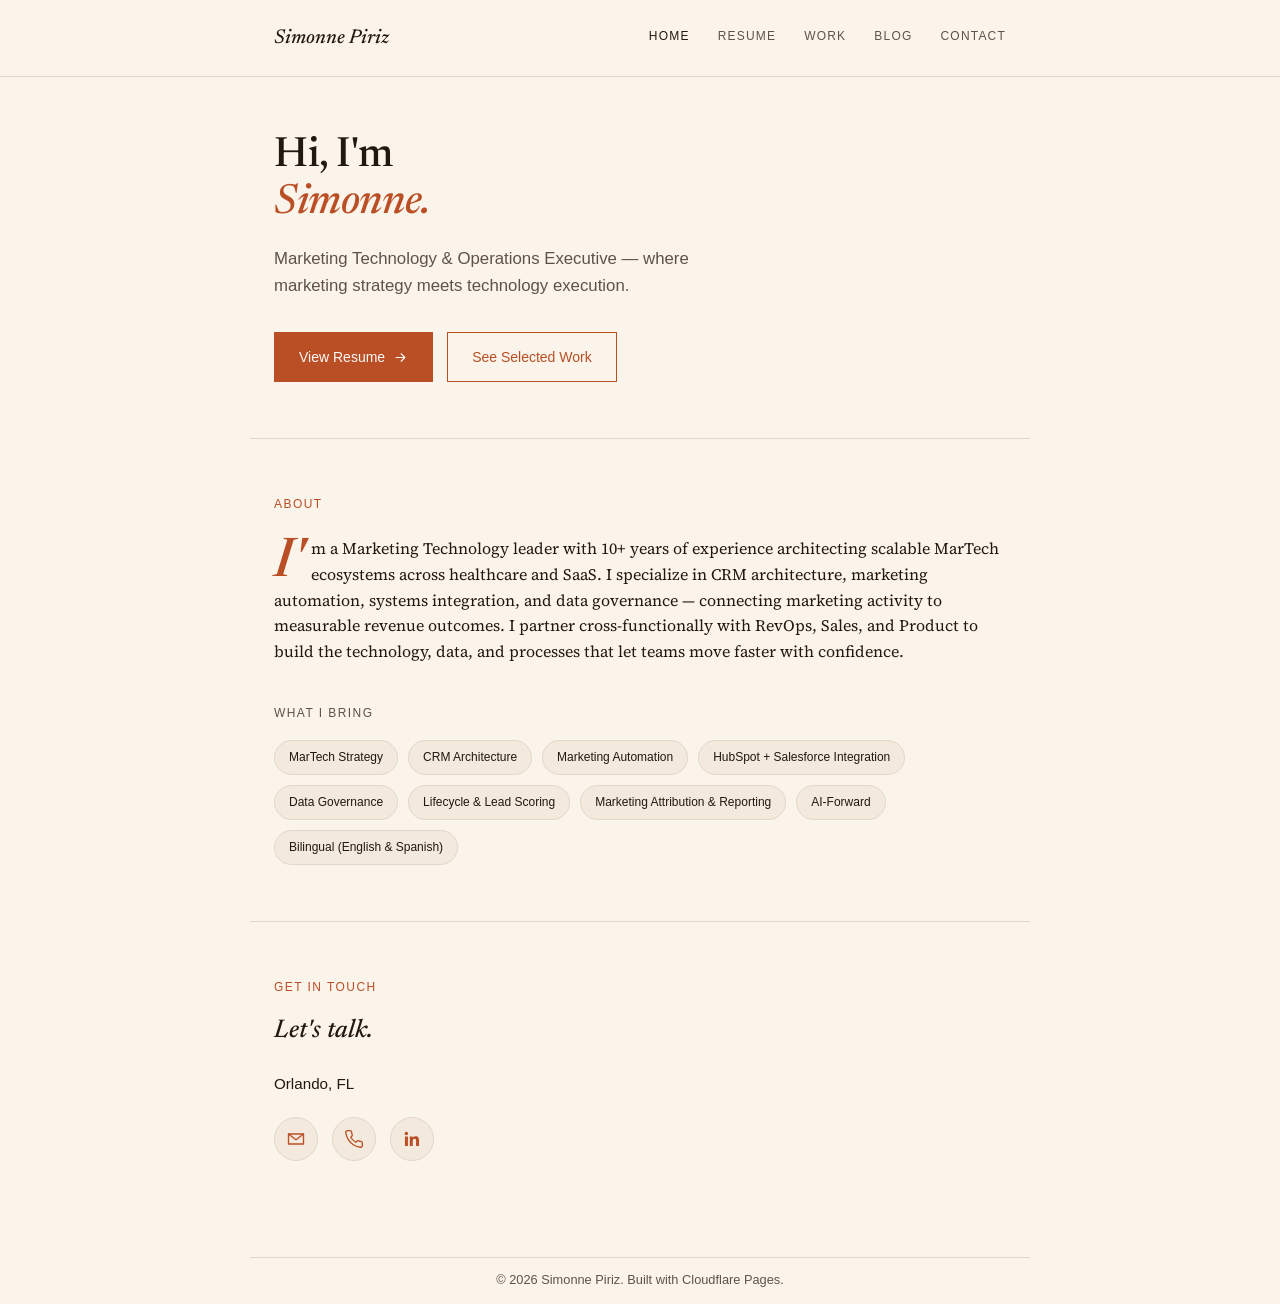
<file: index.html>
<!DOCTYPE html>
<html lang="en">
<head>
<meta charset="UTF-8">
<meta name="viewport" content="width=device-width, initial-scale=1.0">
<title>Simonne Piriz — Marketing Technology & Operations Executive</title>
<link rel="stylesheet" href="https://fonts.googleapis.com/css2?family=Newsreader:ital,wght@0,400;0,500;0,600;1,400;1,500&family=Source+Serif+4:opsz,wght@8..60,400;8..60,600&display=swap">
<link rel="stylesheet" href="styles.css">
</head>
<body>
<header class="site-header">
  <div class="wrap">
    <a class="logo" href="index.html">Simonne Piriz</a>
    <nav>
      <a href="index.html" class="current">Home</a>
      <a href="resume.html">Resume</a>
      <a href="projects.html">Work</a>
      <a href="blog/index.html">Blog</a>
      <a href="index.html#contact">Contact</a>
    </nav>
  </div>
</header>

<main>
  <section class="hero wrap">
    <h1>Hi, I'm<br><em>Simonne.</em></h1>
    <p class="tagline">Marketing Technology &amp; Operations Executive — where marketing strategy meets technology execution.</p>
    <div class="cta">
      <a class="btn" href="resume.html">
        View Resume
        <svg width="15" height="15" viewBox="0 0 24 24" fill="none" stroke="currentColor" stroke-width="1.8" stroke-linecap="round" stroke-linejoin="round"><path d="M5 12h14M13 6l6 6-6 6"/></svg>
      </a>
      <a class="btn-outline" href="projects.html">See Selected Work</a>
    </div>
  </section>

  <section class="about wrap reveal">
    <div class="label" style="color: var(--accent); margin-bottom: 22px;">About</div>
    <p class="lede">
      I'm a Marketing Technology leader with 10+ years of experience architecting
      scalable MarTech ecosystems across healthcare and SaaS. I specialize in CRM
      architecture, marketing automation, systems integration, and data governance —
      connecting marketing activity to measurable revenue outcomes. I partner
      cross-functionally with RevOps, Sales, and Product to build the technology,
      data, and processes that let teams move faster with confidence.
    </p>
    <div class="label" style="color: var(--muted); margin: 40px 0 16px;">What I Bring</div>
    <div class="pill-group">
      <span class="pill">MarTech Strategy</span>
      <span class="pill">CRM Architecture</span>
      <span class="pill">Marketing Automation</span>
      <span class="pill">HubSpot + Salesforce Integration</span>
      <span class="pill">Data Governance</span>
      <span class="pill">Lifecycle &amp; Lead Scoring</span>
      <span class="pill">Marketing Attribution &amp; Reporting</span>
      <span class="pill">AI-Forward</span>
      <span class="pill">Bilingual (English &amp; Spanish)</span>
    </div>
  </section>

  <section class="contact wrap reveal" id="contact">
    <div class="label" style="color: var(--accent); margin-bottom: 14px;">Get in Touch</div>
    <h2 style="font-style: italic;">Let's talk.</h2>
    <p class="sans" style="font-size: 0.95rem; color: var(--text); margin-bottom: 20px;">Orlando, FL</p>
    <div class="social-icons">
      <a href="mailto:simonnemv@gmail.com" title="Email" aria-label="Email">
        <svg width="20" height="20" viewBox="0 0 24 24" fill="none" stroke="currentColor" stroke-width="1.6" stroke-linecap="round" stroke-linejoin="round"><path d="M3 6h18v12H3z"/><path d="M3 6l9 7 9-7"/></svg>
      </a>
      <a href="tel:+18133739868" title="Phone" aria-label="Phone">
        <svg width="20" height="20" viewBox="0 0 24 24" fill="none" stroke="currentColor" stroke-width="1.6" stroke-linecap="round" stroke-linejoin="round"><path d="M22 16.92v3a2 2 0 0 1-2.18 2 19.79 19.79 0 0 1-8.63-3.07 19.5 19.5 0 0 1-6-6 19.79 19.79 0 0 1-3.07-8.67A2 2 0 0 1 4.11 2h3a2 2 0 0 1 2 1.72c.13.96.36 1.9.7 2.81a2 2 0 0 1-.45 2.11L8.09 9.91a16 16 0 0 0 6 6l1.27-1.27a2 2 0 0 1 2.11-.45c.91.34 1.85.57 2.81.7A2 2 0 0 1 22 16.92z"/></svg>
      </a>
      <a href="https://www.linkedin.com/in/simonnepiriz/" target="_blank" rel="noopener" title="LinkedIn" aria-label="LinkedIn">
        <svg width="20" height="20" viewBox="0 0 24 24" fill="currentColor"><path d="M20.45 20.45h-3.55v-5.57c0-1.33-.03-3.04-1.86-3.04-1.85 0-2.13 1.45-2.13 2.94v5.67H9.35V9h3.41v1.56h.05c.48-.9 1.64-1.85 3.37-1.85 3.6 0 4.27 2.37 4.27 5.46v6.28zM5.34 7.43a2.07 2.07 0 1 1 0-4.13 2.07 2.07 0 0 1 0 4.13zM7.12 20.45H3.55V9h3.57z"/></svg>
      </a>
    </div>
  </section>
</main>

<footer class="wrap">
  <p>&copy; 2026 Simonne Piriz. Built with Cloudflare Pages.</p>
</footer>
<script src="scripts.js"></script>
</body>
</html>
</file>
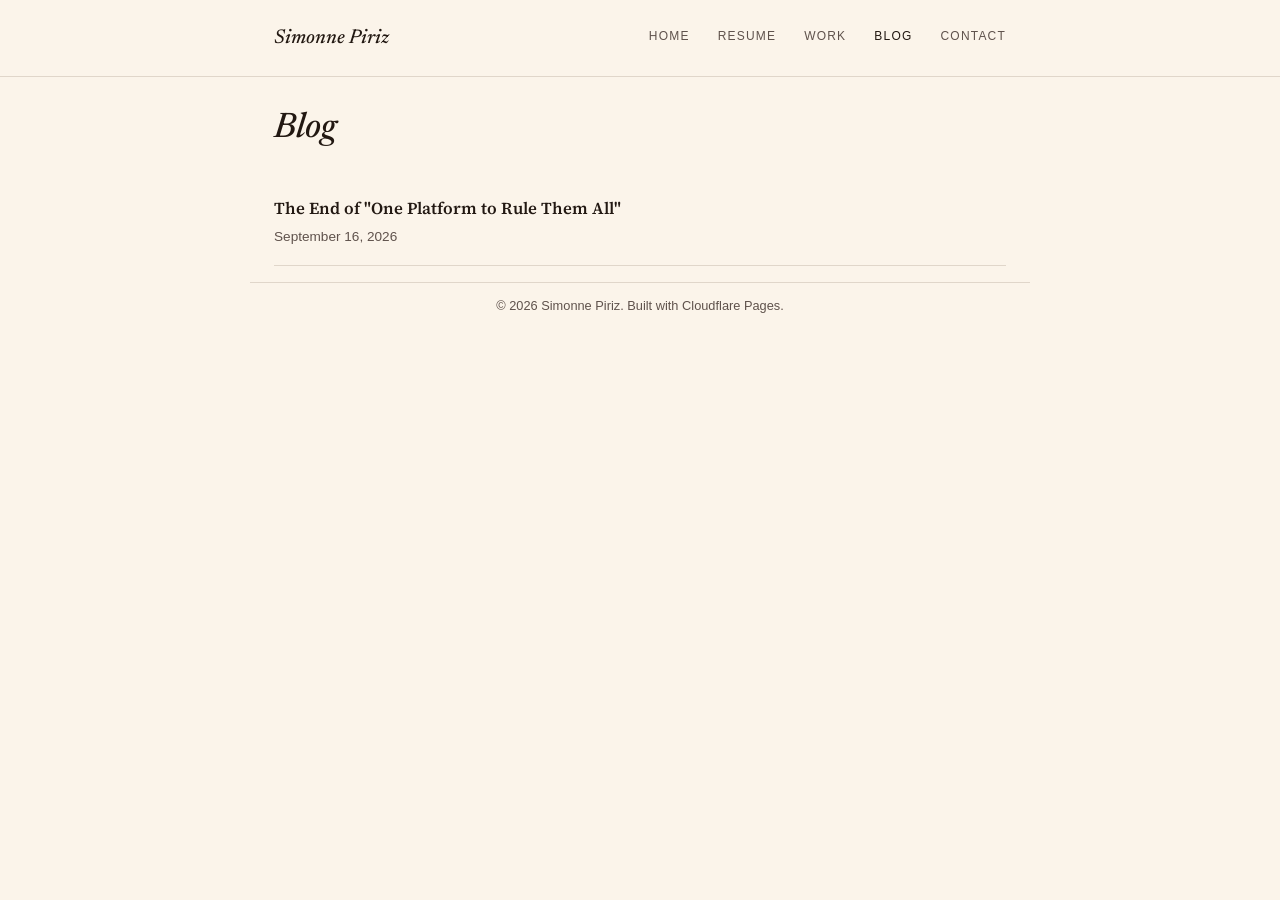
<file: blog/index.html>
<!DOCTYPE html>
<html lang="en">
<head>
<meta charset="UTF-8">
<meta name="viewport" content="width=device-width, initial-scale=1.0">
<title>Blog — Simonne Piriz</title>
<link rel="stylesheet" href="https://fonts.googleapis.com/css2?family=Newsreader:ital,wght@0,400;0,500;0,600;1,400;1,500&family=Source+Serif+4:opsz,wght@8..60,400;8..60,600&display=swap">
<link rel="stylesheet" href="../styles.css">
</head>
<body>
<header class="site-header">
  <div class="wrap">
    <a class="logo" href="../index.html">Simonne Piriz</a>
    <nav>
      <a href="../index.html">Home</a>
      <a href="../resume.html">Resume</a>
      <a href="../projects.html">Work</a>
      <a href="index.html" class="current">Blog</a>
      <a href="../index.html#contact">Contact</a>
    </nav>
  </div>
</header>

<main class="wrap reveal">
  <h1 class="display" style="font-style: italic; font-weight: 500; font-size: 2.2rem;">Blog</h1>
  <ul class="post-list">
    <li>
      <a href="end-of-one-platform.html">The End of "One Platform to Rule Them All"</a><br>
      <span class="post-date">September 16, 2026</span>
    </li>
  </ul>
</main>

<footer class="wrap">
  <p>&copy; 2026 Simonne Piriz. Built with Cloudflare Pages.</p>
</footer>
<script src="../scripts.js"></script>
</body>
</html>
</file>
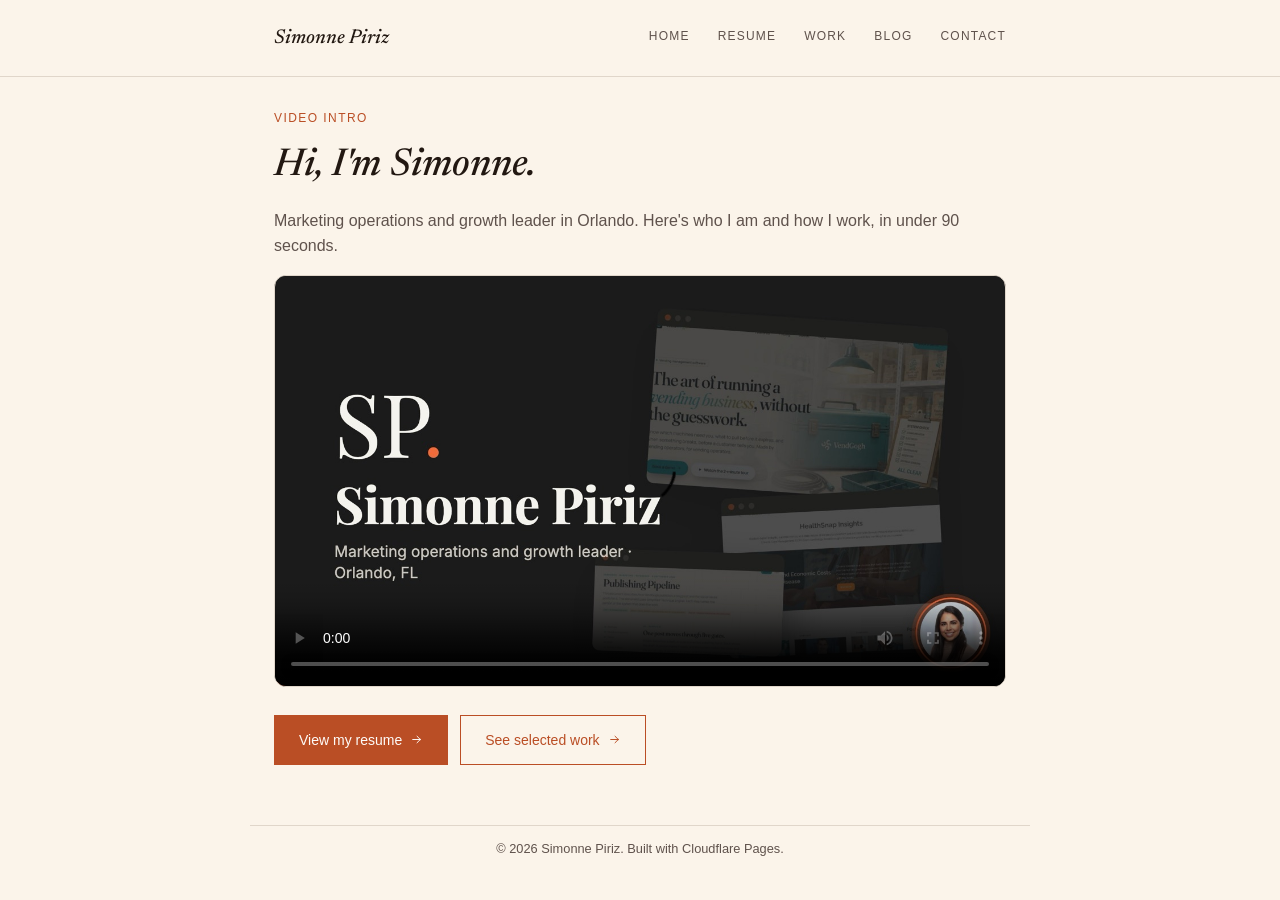
<file: privyintro.html>
<!DOCTYPE html>
<html lang="en">
<head>
<meta charset="UTF-8">
<meta name="viewport" content="width=device-width, initial-scale=1.0">
<meta name="robots" content="noindex, nofollow">
<title>Intro — Simonne Piriz</title>
<meta name="description" content="A 90-second introduction from Simonne Piriz, marketing operations and growth leader.">
<meta property="og:title" content="Meet Simonne Piriz">
<meta property="og:description" content="A short video intro: marketing operations, growth systems, and AI agents on the team.">
<meta property="og:image" content="https://simonnemarie.com/assets/privy-intro-poster.jpg">
<meta property="og:type" content="video.other">
<link rel="stylesheet" href="https://fonts.googleapis.com/css2?family=Newsreader:ital,wght@0,400;0,500;0,600;1,400;1,500&family=Source+Serif+4:opsz,wght@8..60,400;8..60,600&display=swap">
<link rel="stylesheet" href="styles.css">
<style>
  .intro-video {
    margin: 8px 0 28px;
    border-radius: 12px;
    overflow: hidden;
    border: 1px solid var(--border);
    background: #1b1b1b;
    aspect-ratio: 16 / 9;
  }
  .intro-video video { display: block; width: 100%; height: 100%; }
  .intro-actions { display: flex; flex-wrap: wrap; gap: 12px; margin-bottom: 60px; }
</style>
</head>
<body>
<header class="site-header">
  <div class="wrap">
    <a class="logo" href="index.html">Simonne Piriz</a>
    <nav>
      <a href="index.html">Home</a>
      <a href="resume.html">Resume</a>
      <a href="projects.html">Work</a>
      <a href="blog/index.html">Blog</a>
      <a href="index.html#contact">Contact</a>
    </nav>
  </div>
</header>

<main class="wrap">
  <div class="resume-header">
    <p class="label" style="color: var(--accent); margin: 32px 0 8px;">Video intro</p>
    <h1>Hi, I'm Simonne.</h1>
    <p class="sans" style="color: var(--muted); margin-top: 0;">
      Marketing operations and growth leader in Orlando. Here's who I am and how I work, in under 90 seconds.
    </p>
  </div>

  <div class="intro-video">
    <video controls playsinline preload="metadata" poster="assets/privy-intro-poster.jpg">
      <source src="assets/privy-intro.mp4" type="video/mp4">
      Your browser can't play this video. <a href="assets/privy-intro.mp4">Open the video file</a>.
    </video>
  </div>

  <div class="intro-actions">
    <a class="btn" href="resume.html">
      View my resume
      <svg width="13" height="13" viewBox="0 0 24 24" fill="none" stroke="currentColor" stroke-width="1.8" stroke-linecap="round" stroke-linejoin="round"><path d="M5 12h14m0 0l-6-6m6 6l-6 6"/></svg>
    </a>
    <a class="btn-outline" href="projects.html">
      See selected work
      <svg width="13" height="13" viewBox="0 0 24 24" fill="none" stroke="currentColor" stroke-width="1.8" stroke-linecap="round" stroke-linejoin="round"><path d="M5 12h14m0 0l-6-6m6 6l-6 6"/></svg>
    </a>
  </div>
</main>

<footer class="wrap">
  <p>&copy; 2026 Simonne Piriz. Built with Cloudflare Pages.</p>
</footer>
<script src="scripts.js"></script>
</body>
</html>
</file>
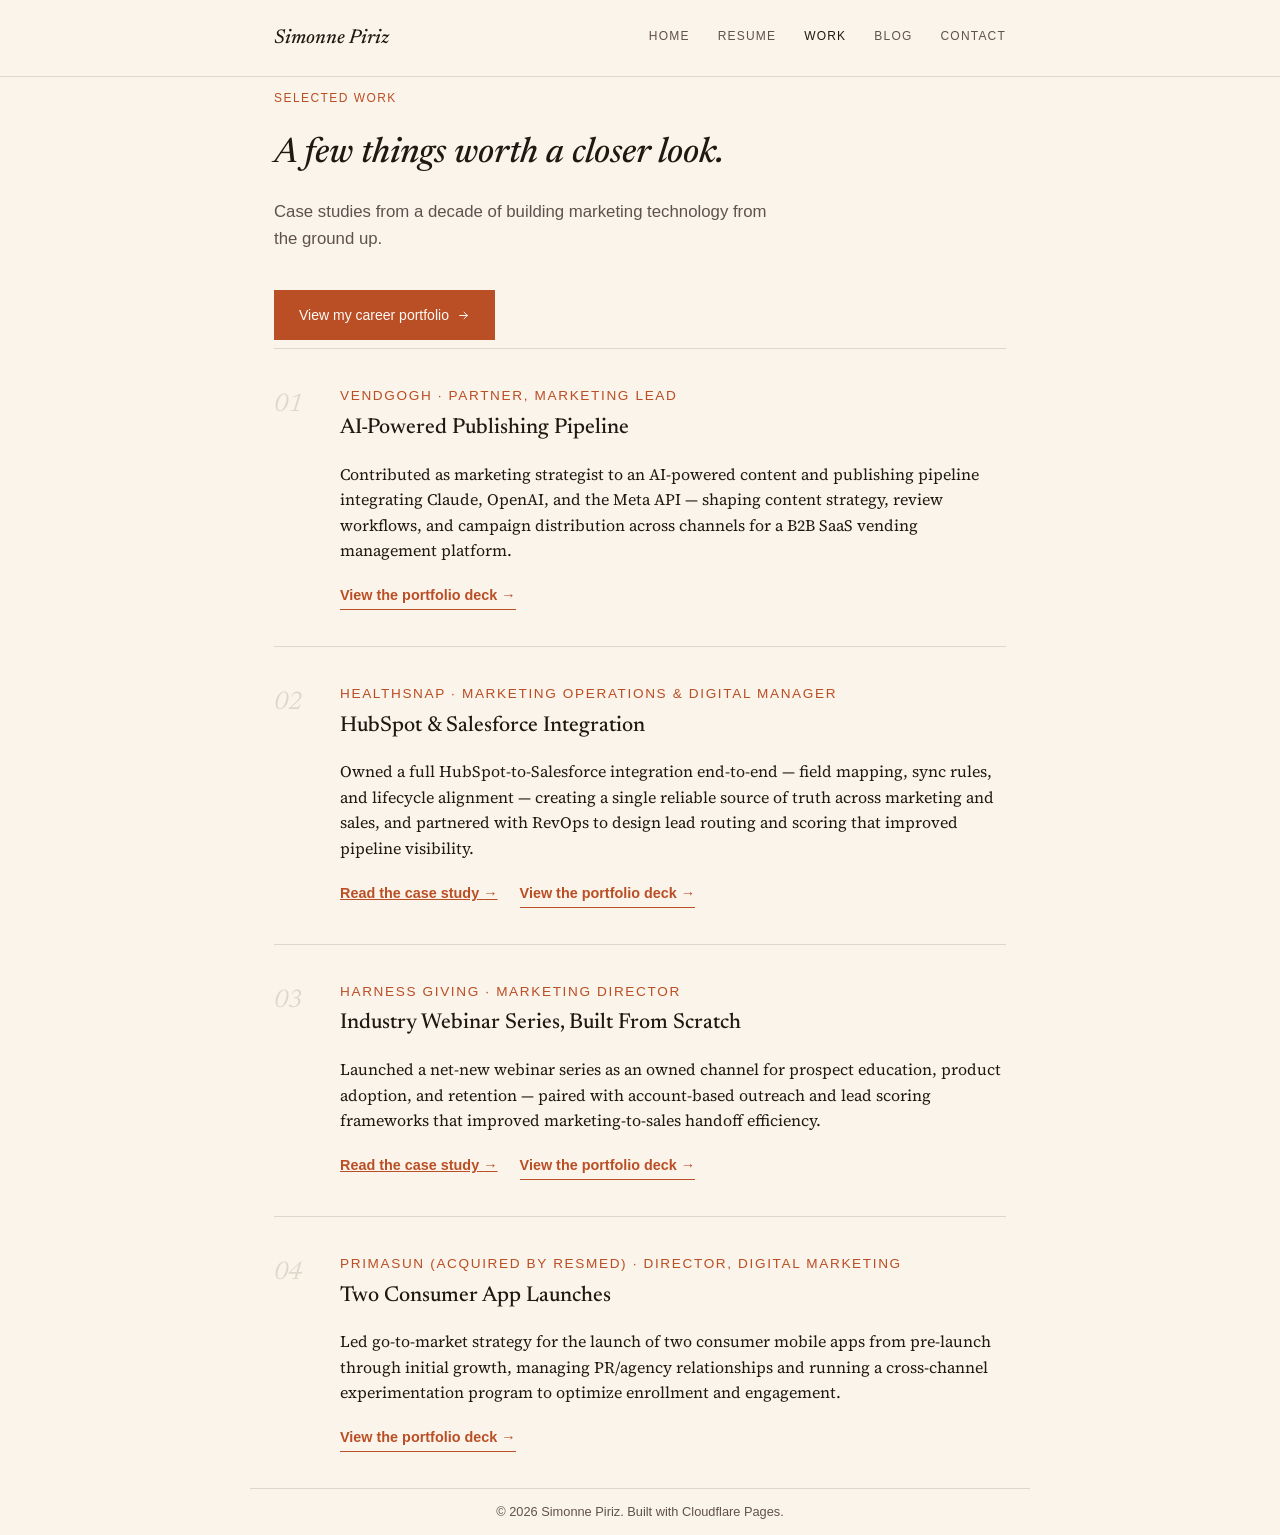
<file: projects.html>
<!DOCTYPE html>
<html lang="en">
<head>
<meta charset="UTF-8">
<meta name="viewport" content="width=device-width, initial-scale=1.0">
<title>Selected Work — Simonne Piriz</title>
<link rel="stylesheet" href="https://fonts.googleapis.com/css2?family=Newsreader:ital,wght@0,400;0,500;0,600;1,400;1,500&family=Source+Serif+4:opsz,wght@8..60,400;8..60,600&display=swap">
<link rel="stylesheet" href="styles.css">
</head>
<body>
<header class="site-header">
  <div class="wrap">
    <a class="logo" href="index.html">Simonne Piriz</a>
    <nav>
      <a href="index.html">Home</a>
      <a href="resume.html">Resume</a>
      <a href="projects.html" class="current">Work</a>
      <a href="blog/index.html">Blog</a>
      <a href="index.html#contact">Contact</a>
    </nav>
  </div>
</header>

<main class="wrap">
  <div class="reveal" style="padding: 12px 0 8px;">
    <div class="label" style="color: var(--accent); margin-bottom: 18px;">Selected Work</div>
    <h1 class="display" style="font-style: italic; font-weight: 500; font-size: 2.2rem; margin: 0 0 16px;">A few things worth a closer look.</h1>
    <p class="sans" style="color: var(--muted); font-size: 1.05rem; max-width: 520px;">Case studies from a decade of building marketing technology from the ground up.</p>
    <a class="btn" href="https://claude.ai/artifact/D4ioZtAuf8xctg3wV5yZvp" target="_blank" rel="noopener" style="margin-top: 20px;">
      View my career portfolio
      <svg width="13" height="13" viewBox="0 0 24 24" fill="none" stroke="currentColor" stroke-width="1.8" stroke-linecap="round" stroke-linejoin="round"><path d="M5 12h14m0 0l-6-6m6 6l-6 6"/></svg>
    </a>
  </div>

  <div class="work-entry reveal">
    <div class="work-index">01</div>
    <div>
      <span class="label exp-location">VendGogh · Partner, Marketing Lead</span>
      <h2>AI-Powered Publishing Pipeline</h2>
      <p>Contributed as marketing strategist to an AI-powered content and publishing pipeline integrating Claude, OpenAI, and the Meta API — shaping content strategy, review workflows, and campaign distribution across channels for a B2B SaaS vending management platform.</p>
      <a class="work-link" href="https://claude.ai/artifact/Cxs3g5uF6xiKDk28VyyYFG" target="_blank" rel="noopener">View the portfolio deck <span aria-hidden="true">&rarr;</span></a>
    </div>
  </div>

  <div class="work-entry reveal">
    <div class="work-index">02</div>
    <div>
      <span class="label exp-location">HealthSnap · Marketing Operations &amp; Digital Manager</span>
      <h2>HubSpot &amp; Salesforce Integration</h2>
      <p>Owned a full HubSpot-to-Salesforce integration end-to-end — field mapping, sync rules, and lifecycle alignment — creating a single reliable source of truth across marketing and sales, and partnered with RevOps to design lead routing and scoring that improved pipeline visibility.</p>
      <a class="cs-link" href="case-studies/healthsnap.html" style="display:inline-block;margin:4px 18px 0 0;font-family:-apple-system,BlinkMacSystemFont,'Segoe UI',Helvetica,Arial,sans-serif;font-size:0.9rem;font-weight:600;">Read the case study <span aria-hidden="true">&rarr;</span></a>
      <a class="work-link" href="https://claude.ai/artifact/3JzJQYX9h5t7myrobTyhQn" target="_blank" rel="noopener">View the portfolio deck <span aria-hidden="true">&rarr;</span></a>
    </div>
  </div>

  <div class="work-entry reveal">
    <div class="work-index">03</div>
    <div>
      <span class="label exp-location">Harness Giving · Marketing Director</span>
      <h2>Industry Webinar Series, Built From Scratch</h2>
      <p>Launched a net-new webinar series as an owned channel for prospect education, product adoption, and retention — paired with account-based outreach and lead scoring frameworks that improved marketing-to-sales handoff efficiency.</p>
      <a class="cs-link" href="case-studies/harness.html" style="display:inline-block;margin:4px 18px 0 0;font-family:-apple-system,BlinkMacSystemFont,'Segoe UI',Helvetica,Arial,sans-serif;font-size:0.9rem;font-weight:600;">Read the case study <span aria-hidden="true">&rarr;</span></a>
      <a class="work-link" href="https://claude.ai/artifact/MSVYvgiLcZUbGQban6VFcj" target="_blank" rel="noopener">View the portfolio deck <span aria-hidden="true">&rarr;</span></a>
    </div>
  </div>

  <div class="work-entry reveal">
    <div class="work-index">04</div>
    <div>
      <span class="label exp-location">PrimaSun (acquired by ResMed) · Director, Digital Marketing</span>
      <h2>Two Consumer App Launches</h2>
      <p>Led go-to-market strategy for the launch of two consumer mobile apps from pre-launch through initial growth, managing PR/agency relationships and running a cross-channel experimentation program to optimize enrollment and engagement.</p>
      <a class="work-link" href="https://claude.ai/artifact/BNU54h3maXZN7JUQgDGUJF" target="_blank" rel="noopener">View the portfolio deck <span aria-hidden="true">&rarr;</span></a>
    </div>
  </div>
</main>

<footer class="wrap">
  <p>&copy; 2026 Simonne Piriz. Built with Cloudflare Pages.</p>
</footer>
<script src="scripts.js"></script>
</body>
</html>
</file>
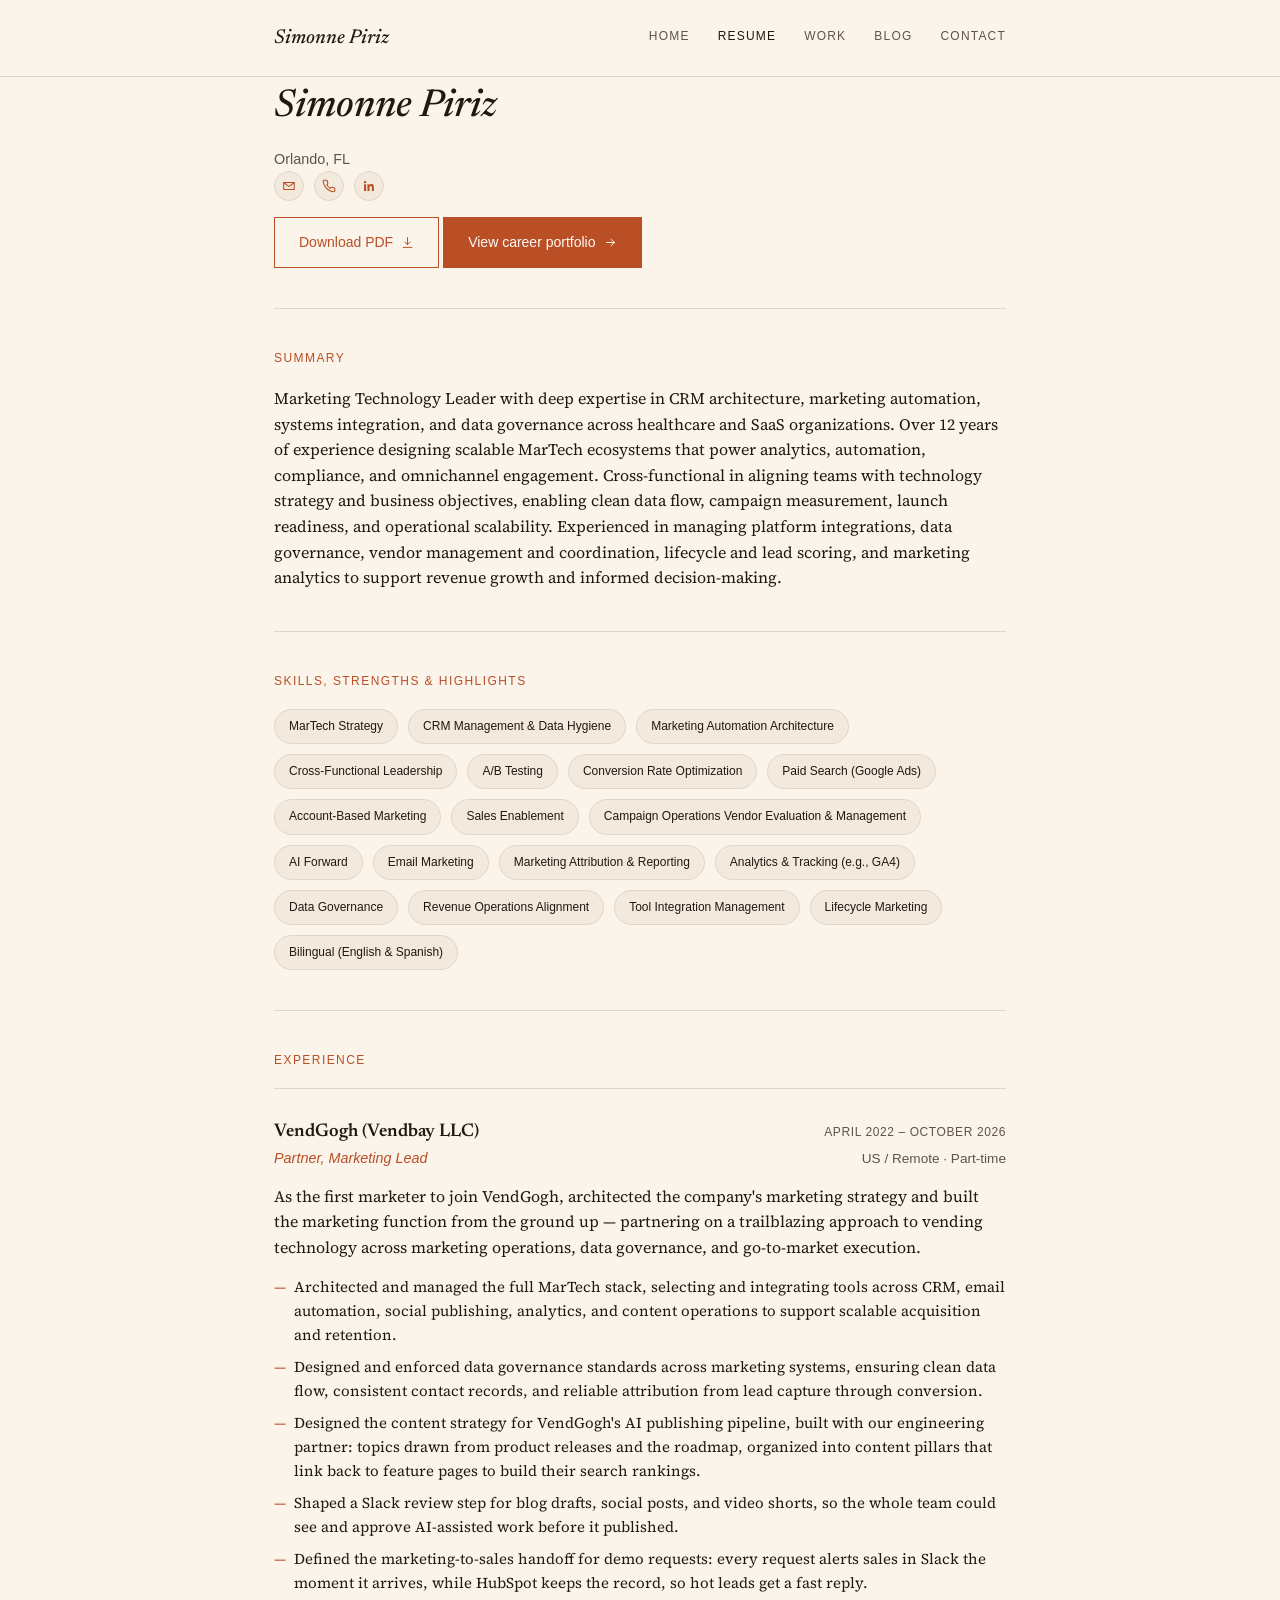
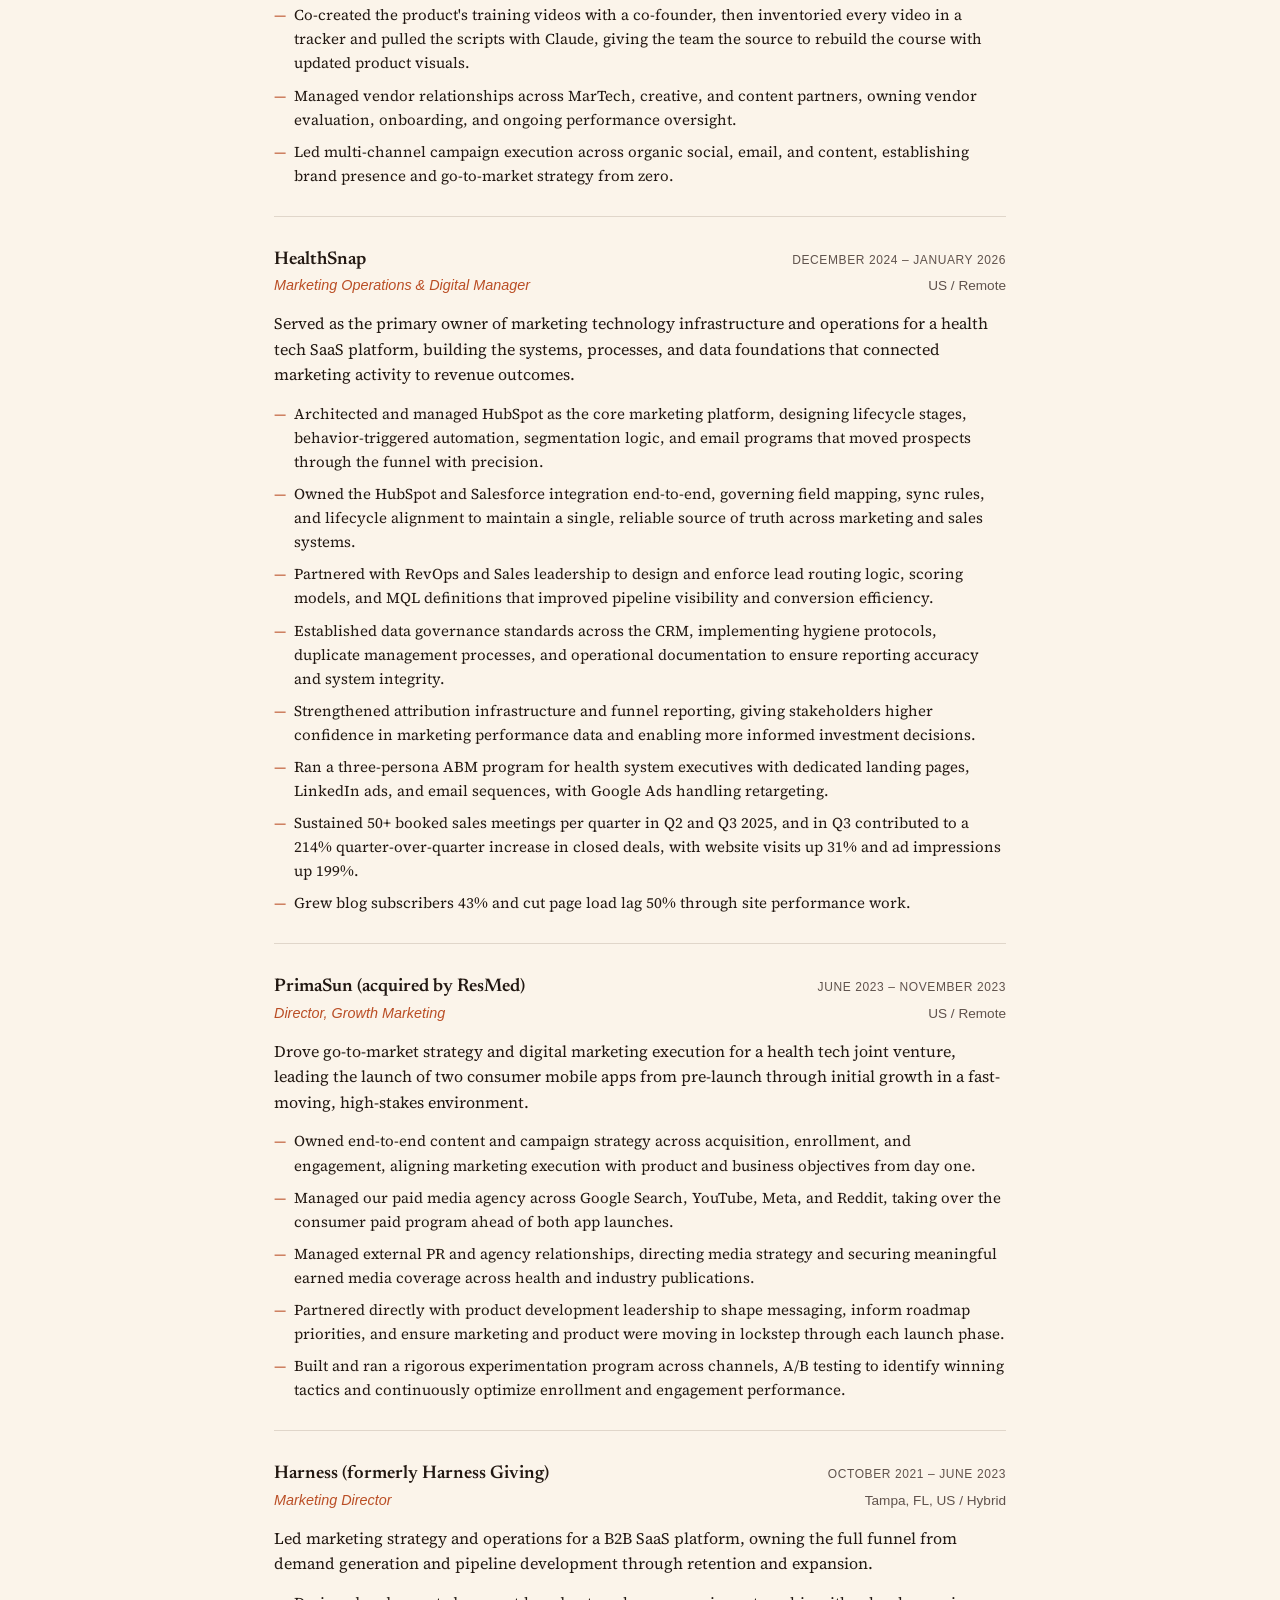
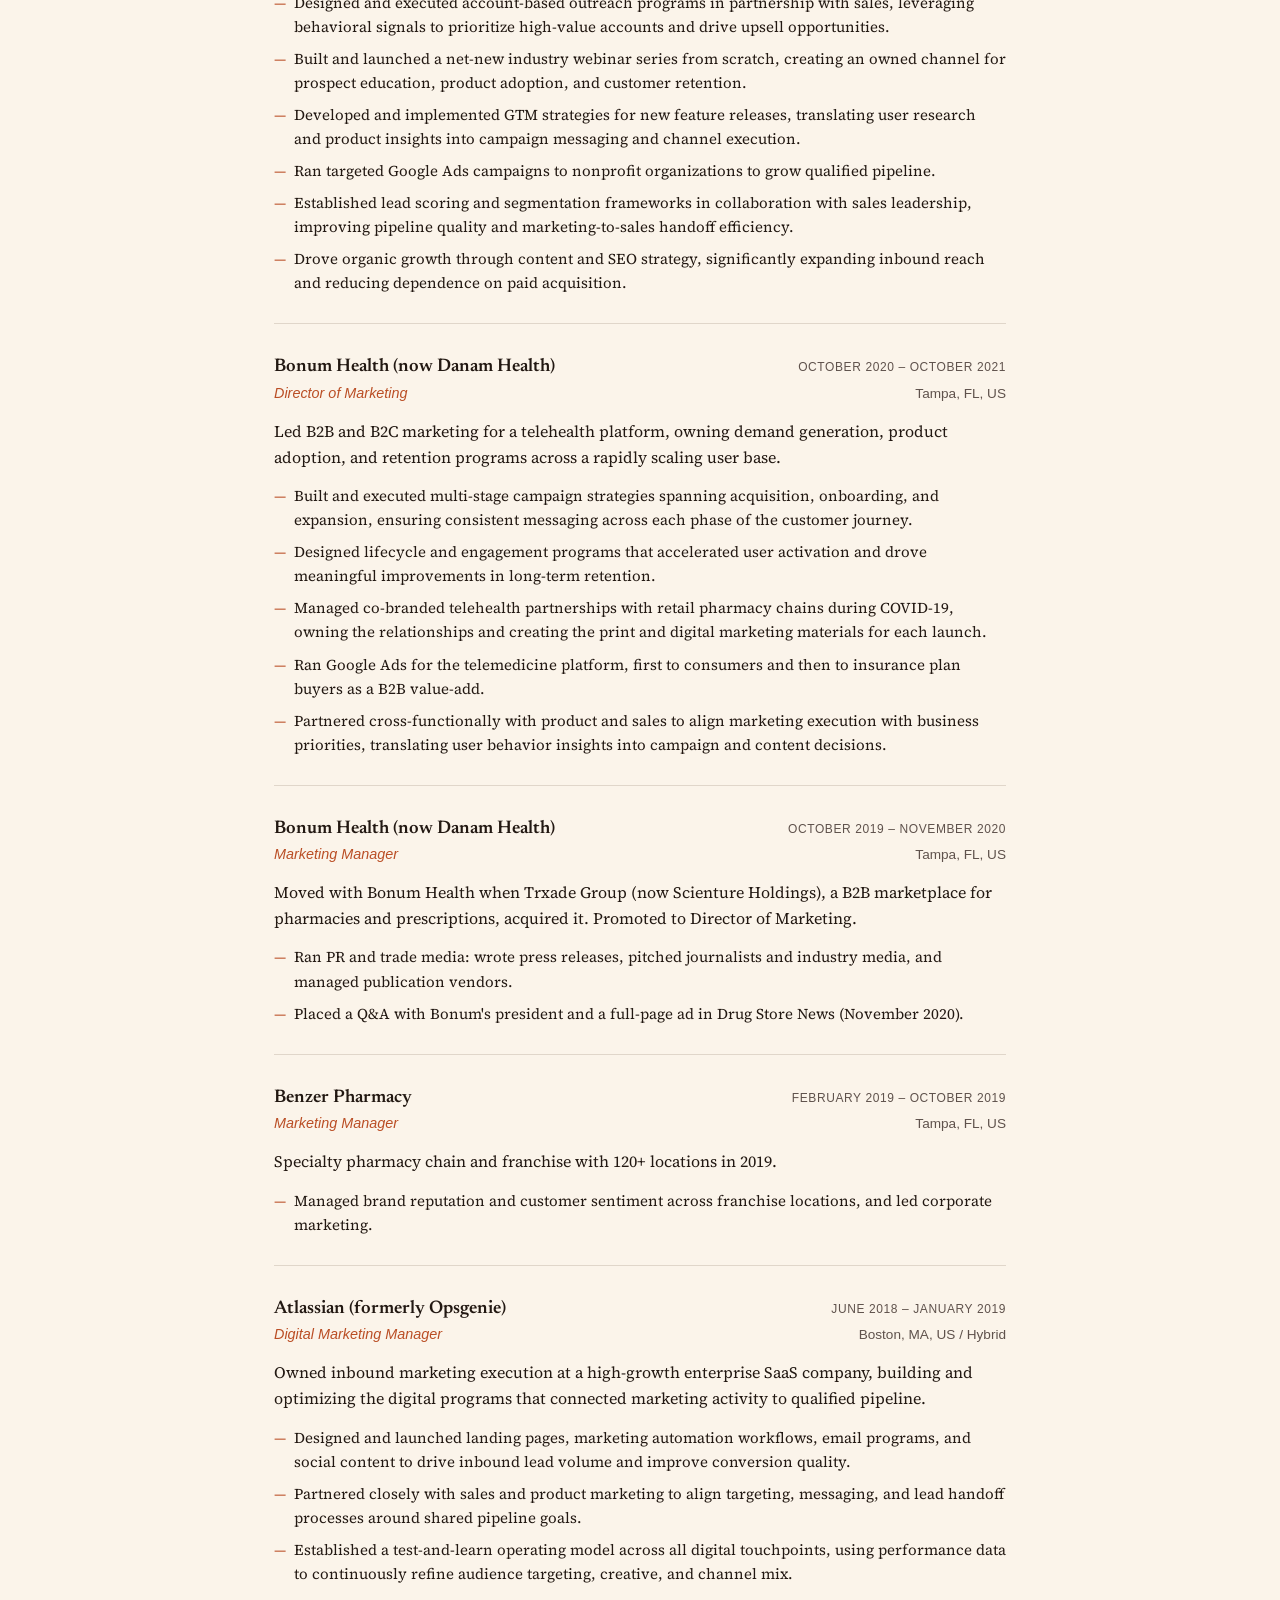
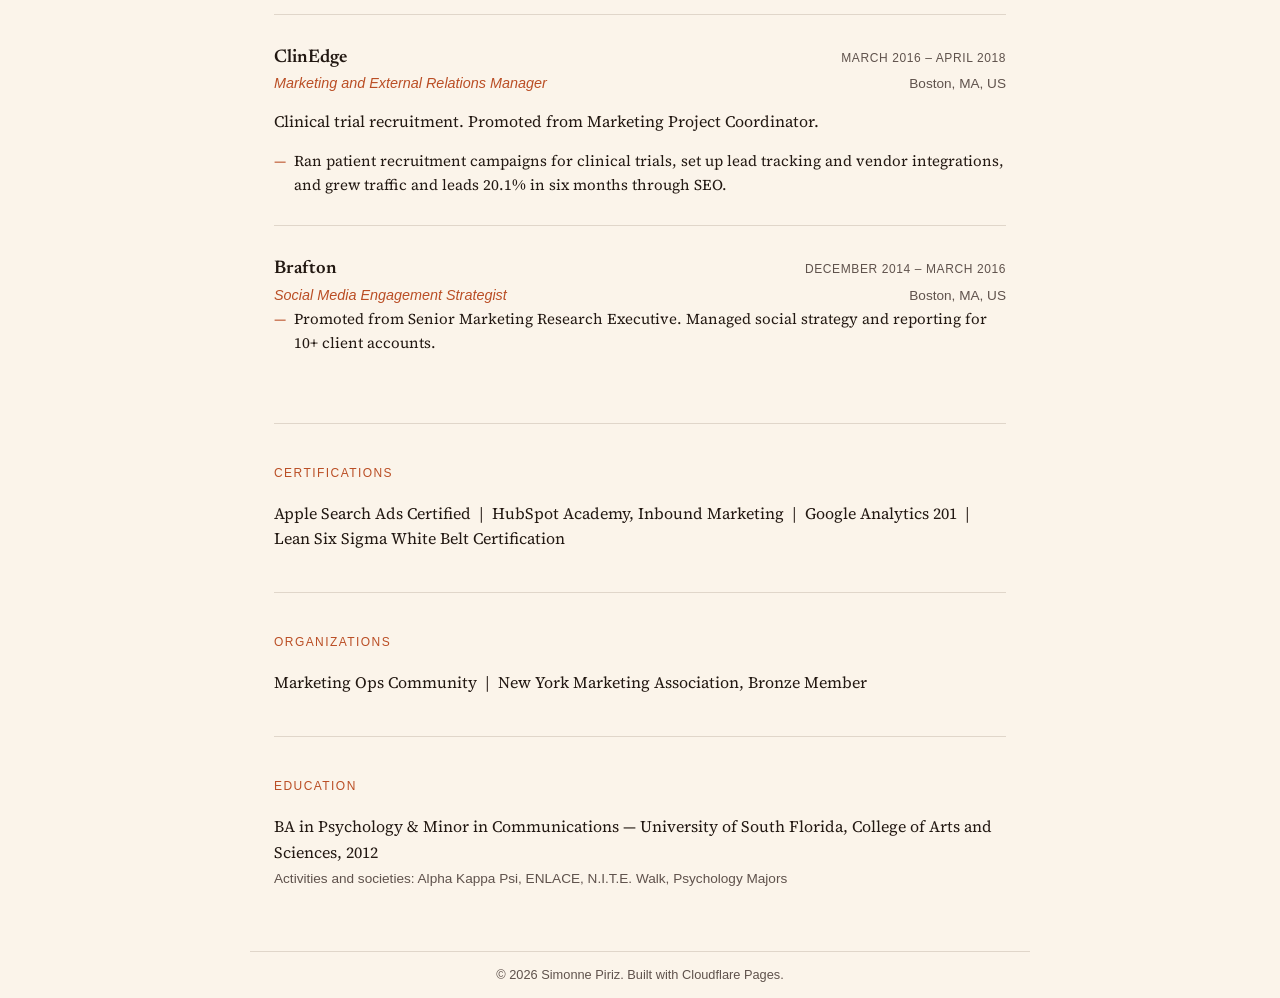
<file: resume.html>
<!DOCTYPE html>
<html lang="en">
<head>
<meta charset="UTF-8">
<meta name="viewport" content="width=device-width, initial-scale=1.0">
<title>Resume — Simonne Piriz</title>
<link rel="stylesheet" href="https://fonts.googleapis.com/css2?family=Newsreader:ital,wght@0,400;0,500;0,600;1,400;1,500&family=Source+Serif+4:opsz,wght@8..60,400;8..60,600&display=swap">
<link rel="stylesheet" href="styles.css">
</head>
<body>
<header class="site-header">
  <div class="wrap">
    <a class="logo" href="index.html">Simonne Piriz</a>
    <nav>
      <a href="index.html">Home</a>
      <a href="resume.html" class="current">Resume</a>
      <a href="projects.html">Work</a>
      <a href="blog/index.html">Blog</a>
      <a href="index.html#contact">Contact</a>
    </nav>
  </div>
</header>

<main class="wrap">
  <div class="resume-header reveal">
    <h1>Simonne Piriz</h1>
    <p class="resume-contact" style="display: flex; align-items: center; flex-wrap: wrap; gap: 6px 12px; margin: 0;">
      <span>Orlando, FL</span>
      <div class="social-icons-inline">
        <a href="mailto:simonnemv@gmail.com" title="Email" aria-label="Email">
          <svg width="14" height="14" viewBox="0 0 24 24" fill="none" stroke="currentColor" stroke-width="1.8" stroke-linecap="round" stroke-linejoin="round"><path d="M3 6h18v12H3z"/><path d="M3 6l9 7 9-7"/></svg>
        </a>
        <a href="tel:+18133739868" title="Phone" aria-label="Phone">
          <svg width="14" height="14" viewBox="0 0 24 24" fill="none" stroke="currentColor" stroke-width="1.8" stroke-linecap="round" stroke-linejoin="round"><path d="M22 16.92v3a2 2 0 0 1-2.18 2 19.79 19.79 0 0 1-8.63-3.07 19.5 19.5 0 0 1-6-6 19.79 19.79 0 0 1-3.07-8.67A2 2 0 0 1 4.11 2h3a2 2 0 0 1 2 1.72c.13.96.36 1.9.7 2.81a2 2 0 0 1-.45 2.11L8.09 9.91a16 16 0 0 0 6 6l1.27-1.27a2 2 0 0 1 2.11-.45c.91.34 1.85.57 2.81.7A2 2 0 0 1 22 16.92z"/></svg>
        </a>
        <a href="https://www.linkedin.com/in/simonnepiriz/" target="_blank" rel="noopener" title="LinkedIn" aria-label="LinkedIn">
          <svg width="14" height="14" viewBox="0 0 24 24" fill="currentColor"><path d="M20.45 20.45h-3.55v-5.57c0-1.33-.03-3.04-1.86-3.04-1.85 0-2.13 1.45-2.13 2.94v5.67H9.35V9h3.41v1.56h.05c.48-.9 1.64-1.85 3.37-1.85 3.6 0 4.27 2.37 4.27 5.46v6.28zM5.34 7.43a2.07 2.07 0 1 1 0-4.13 2.07 2.07 0 0 1 0 4.13zM7.12 20.45H3.55V9h3.57z"/></svg>
        </a>
      </div>
    </p>
  </div>
  <a class="btn-outline" href="assets/simonne-piriz-resume.pdf" target="_blank" rel="noopener">
    Download PDF
    <svg width="13" height="13" viewBox="0 0 24 24" fill="none" stroke="currentColor" stroke-width="1.8" stroke-linecap="round" stroke-linejoin="round"><path d="M12 3v13m0 0l-5-5m5 5l5-5M4 21h16"/></svg>
  </a>
  <a class="btn" href="https://claude.ai/artifact/D4ioZtAuf8xctg3wV5yZvp" target="_blank" rel="noopener">
    View career portfolio
    <svg width="13" height="13" viewBox="0 0 24 24" fill="none" stroke="currentColor" stroke-width="1.8" stroke-linecap="round" stroke-linejoin="round"><path d="M5 12h14m0 0l-6-6m6 6l-6 6"/></svg>
  </a>

  <div class="section-title">Summary</div>
  <p>
    Marketing Technology Leader with deep expertise in CRM architecture, marketing
    automation, systems integration, and data governance across healthcare and SaaS
    organizations. Over 12 years of experience designing scalable MarTech ecosystems
    that power analytics, automation, compliance, and omnichannel engagement.
    Cross-functional in aligning teams with technology strategy and business
    objectives, enabling clean data flow, campaign measurement, launch readiness,
    and operational scalability. Experienced in managing platform integrations,
    data governance, vendor management and coordination, lifecycle and lead
    scoring, and marketing analytics to support revenue growth and informed
    decision-making.
  </p>

  <div class="section-title">Skills, Strengths &amp; Highlights</div>
  <div class="pill-group">
    <span class="pill">MarTech Strategy</span>
    <span class="pill">CRM Management &amp; Data Hygiene</span>
    <span class="pill">Marketing Automation Architecture</span>
    <span class="pill">Cross-Functional Leadership</span>
    <span class="pill">A/B Testing</span>
    <span class="pill">Conversion Rate Optimization</span>
    <span class="pill">Paid Search (Google Ads)</span>
    <span class="pill">Account-Based Marketing</span>
    <span class="pill">Sales Enablement</span>
    <span class="pill">Campaign Operations Vendor Evaluation &amp; Management</span>
    <span class="pill">AI Forward</span>
    <span class="pill">Email Marketing</span>
    <span class="pill">Marketing Attribution &amp; Reporting</span>
    <span class="pill">Analytics &amp; Tracking (e.g., GA4)</span>
    <span class="pill">Data Governance</span>
    <span class="pill">Revenue Operations Alignment</span>
    <span class="pill">Tool Integration Management</span>
    <span class="pill">Lifecycle Marketing</span>
    <span class="pill">Bilingual (English &amp; Spanish)</span>
  </div>

  <div class="section-title">Experience</div>

  <div class="exp-card reveal">
    <div class="exp-top">
      <span class="exp-company">VendGogh (Vendbay LLC)</span>
      <span class="exp-dates">April 2022 – October 2026</span>
    </div>
    <div class="exp-top">
      <span class="exp-role">Partner, Marketing Lead</span>
      <span class="exp-location">US / Remote · Part-time</span>
    </div>
    <p class="exp-summary">As the first marketer to join VendGogh, architected the company's marketing strategy and built the marketing function from the ground up — partnering on a trailblazing approach to vending technology across marketing operations, data governance, and go-to-market execution.</p>
    <ul>
      <li>Architected and managed the full MarTech stack, selecting and integrating tools across CRM, email automation, social publishing, analytics, and content operations to support scalable acquisition and retention.</li>
      <li>Designed and enforced data governance standards across marketing systems, ensuring clean data flow, consistent contact records, and reliable attribution from lead capture through conversion.</li>
      <li>Designed the content strategy for VendGogh's AI publishing pipeline, built with our engineering partner: topics drawn from product releases and the roadmap, organized into content pillars that link back to feature pages to build their search rankings.</li>
      <li>Shaped a Slack review step for blog drafts, social posts, and video shorts, so the whole team could see and approve AI-assisted work before it published.</li>
      <li>Defined the marketing-to-sales handoff for demo requests: every request alerts sales in Slack the moment it arrives, while HubSpot keeps the record, so hot leads get a fast reply.</li>
      <li>Co-created the product's training videos with a co-founder, then inventoried every video in a tracker and pulled the scripts with Claude, giving the team the source to rebuild the course with updated product visuals.</li>
      <li>Managed vendor relationships across MarTech, creative, and content partners, owning vendor evaluation, onboarding, and ongoing performance oversight.</li>
      <li>Led multi-channel campaign execution across organic social, email, and content, establishing brand presence and go-to-market strategy from zero.</li>
    </ul>
  </div>

  <div class="exp-card reveal">
    <div class="exp-top">
      <span class="exp-company">HealthSnap</span>
      <span class="exp-dates">December 2024 – January 2026</span>
    </div>
    <div class="exp-top">
      <span class="exp-role">Marketing Operations &amp; Digital Manager</span>
      <span class="exp-location">US / Remote</span>
    </div>
    <p class="exp-summary">Served as the primary owner of marketing technology infrastructure and operations for a health tech SaaS platform, building the systems, processes, and data foundations that connected marketing activity to revenue outcomes.</p>
    <ul>
      <li>Architected and managed HubSpot as the core marketing platform, designing lifecycle stages, behavior-triggered automation, segmentation logic, and email programs that moved prospects through the funnel with precision.</li>
      <li>Owned the HubSpot and Salesforce integration end-to-end, governing field mapping, sync rules, and lifecycle alignment to maintain a single, reliable source of truth across marketing and sales systems.</li>
      <li>Partnered with RevOps and Sales leadership to design and enforce lead routing logic, scoring models, and MQL definitions that improved pipeline visibility and conversion efficiency.</li>
      <li>Established data governance standards across the CRM, implementing hygiene protocols, duplicate management processes, and operational documentation to ensure reporting accuracy and system integrity.</li>
      <li>Strengthened attribution infrastructure and funnel reporting, giving stakeholders higher confidence in marketing performance data and enabling more informed investment decisions.</li>
      <li>Ran a three-persona ABM program for health system executives with dedicated landing pages, LinkedIn ads, and email sequences, with Google Ads handling retargeting.</li>
      <li>Sustained 50+ booked sales meetings per quarter in Q2 and Q3 2025, and in Q3 contributed to a 214% quarter-over-quarter increase in closed deals, with website visits up 31% and ad impressions up 199%.</li>
      <li>Grew blog subscribers 43% and cut page load lag 50% through site performance work.</li>
    </ul>
  </div>

  <div class="exp-card reveal">
    <div class="exp-top">
      <span class="exp-company">PrimaSun (acquired by ResMed)</span>
      <span class="exp-dates">June 2023 – November 2023</span>
    </div>
    <div class="exp-top">
      <span class="exp-role">Director, Growth Marketing</span>
      <span class="exp-location">US / Remote</span>
    </div>
    <p class="exp-summary">Drove go-to-market strategy and digital marketing execution for a health tech joint venture, leading the launch of two consumer mobile apps from pre-launch through initial growth in a fast-moving, high-stakes environment.</p>
    <ul>
      <li>Owned end-to-end content and campaign strategy across acquisition, enrollment, and engagement, aligning marketing execution with product and business objectives from day one.</li>
      <li>Managed our paid media agency across Google Search, YouTube, Meta, and Reddit, taking over the consumer paid program ahead of both app launches.</li>
      <li>Managed external PR and agency relationships, directing media strategy and securing meaningful earned media coverage across health and industry publications.</li>
      <li>Partnered directly with product development leadership to shape messaging, inform roadmap priorities, and ensure marketing and product were moving in lockstep through each launch phase.</li>
      <li>Built and ran a rigorous experimentation program across channels, A/B testing to identify winning tactics and continuously optimize enrollment and engagement performance.</li>
    </ul>
  </div>

  <div class="exp-card reveal">
    <div class="exp-top">
      <span class="exp-company">Harness (formerly Harness Giving)</span>
      <span class="exp-dates">October 2021 – June 2023</span>
    </div>
    <div class="exp-top">
      <span class="exp-role">Marketing Director</span>
      <span class="exp-location">Tampa, FL, US / Hybrid</span>
    </div>
    <p class="exp-summary">Led marketing strategy and operations for a B2B SaaS platform, owning the full funnel from demand generation and pipeline development through retention and expansion.</p>
    <ul>
      <li>Designed and executed account-based outreach programs in partnership with sales, leveraging behavioral signals to prioritize high-value accounts and drive upsell opportunities.</li>
      <li>Built and launched a net-new industry webinar series from scratch, creating an owned channel for prospect education, product adoption, and customer retention.</li>
      <li>Developed and implemented GTM strategies for new feature releases, translating user research and product insights into campaign messaging and channel execution.</li>
      <li>Ran targeted Google Ads campaigns to nonprofit organizations to grow qualified pipeline.</li>
      <li>Established lead scoring and segmentation frameworks in collaboration with sales leadership, improving pipeline quality and marketing-to-sales handoff efficiency.</li>
      <li>Drove organic growth through content and SEO strategy, significantly expanding inbound reach and reducing dependence on paid acquisition.</li>
    </ul>
  </div>

  <div class="exp-card reveal">
    <div class="exp-top">
      <span class="exp-company">Bonum Health (now Danam Health)</span>
      <span class="exp-dates">October 2020 – October 2021</span>
    </div>
    <div class="exp-top">
      <span class="exp-role">Director of Marketing</span>
      <span class="exp-location">Tampa, FL, US</span>
    </div>
    <p class="exp-summary">Led B2B and B2C marketing for a telehealth platform, owning demand generation, product adoption, and retention programs across a rapidly scaling user base.</p>
    <ul>
      <li>Built and executed multi-stage campaign strategies spanning acquisition, onboarding, and expansion, ensuring consistent messaging across each phase of the customer journey.</li>
      <li>Designed lifecycle and engagement programs that accelerated user activation and drove meaningful improvements in long-term retention.</li>
      <li>Managed co-branded telehealth partnerships with retail pharmacy chains during COVID-19, owning the relationships and creating the print and digital marketing materials for each launch.</li>
      <li>Ran Google Ads for the telemedicine platform, first to consumers and then to insurance plan buyers as a B2B value-add.</li>
      <li>Partnered cross-functionally with product and sales to align marketing execution with business priorities, translating user behavior insights into campaign and content decisions.</li>
    </ul>
  </div>

  <div class="exp-card reveal">
    <div class="exp-top">
      <span class="exp-company">Bonum Health (now Danam Health)</span>
      <span class="exp-dates">October 2019 – November 2020</span>
    </div>
    <div class="exp-top">
      <span class="exp-role">Marketing Manager</span>
      <span class="exp-location">Tampa, FL, US</span>
    </div>
    <p class="exp-summary">Moved with Bonum Health when Trxade Group (now Scienture Holdings), a B2B marketplace for pharmacies and prescriptions, acquired it. Promoted to Director of Marketing.</p>
    <ul>
      <li>Ran PR and trade media: wrote press releases, pitched journalists and industry media, and managed publication vendors.</li>
      <li>Placed a Q&amp;A with Bonum's president and a full-page ad in Drug Store News (November 2020).</li>
    </ul>
  </div>

  <div class="exp-card reveal">
    <div class="exp-top">
      <span class="exp-company">Benzer Pharmacy</span>
      <span class="exp-dates">February 2019 – October 2019</span>
    </div>
    <div class="exp-top">
      <span class="exp-role">Marketing Manager</span>
      <span class="exp-location">Tampa, FL, US</span>
    </div>
    <p class="exp-summary">Specialty pharmacy chain and franchise with 120+ locations in 2019.</p>
    <ul>
      <li>Managed brand reputation and customer sentiment across franchise locations, and led corporate marketing.</li>
    </ul>
  </div>

  <div class="exp-card reveal">
    <div class="exp-top">
      <span class="exp-company">Atlassian (formerly Opsgenie)</span>
      <span class="exp-dates">June 2018 – January 2019</span>
    </div>
    <div class="exp-top">
      <span class="exp-role">Digital Marketing Manager</span>
      <span class="exp-location">Boston, MA, US / Hybrid</span>
    </div>
    <p class="exp-summary">Owned inbound marketing execution at a high-growth enterprise SaaS company, building and optimizing the digital programs that connected marketing activity to qualified pipeline.</p>
    <ul>
      <li>Designed and launched landing pages, marketing automation workflows, email programs, and social content to drive inbound lead volume and improve conversion quality.</li>
      <li>Partnered closely with sales and product marketing to align targeting, messaging, and lead handoff processes around shared pipeline goals.</li>
      <li>Established a test-and-learn operating model across all digital touchpoints, using performance data to continuously refine audience targeting, creative, and channel mix.</li>
    </ul>
  </div>

  <div class="exp-card reveal">
    <div class="exp-top">
      <span class="exp-company">ClinEdge</span>
      <span class="exp-dates">March 2016 – April 2018</span>
    </div>
    <div class="exp-top">
      <span class="exp-role">Marketing and External Relations Manager</span>
      <span class="exp-location">Boston, MA, US</span>
    </div>
    <p class="exp-summary">Clinical trial recruitment. Promoted from Marketing Project Coordinator.</p>
    <ul>
      <li>Ran patient recruitment campaigns for clinical trials, set up lead tracking and vendor integrations, and grew traffic and leads 20.1% in six months through SEO.</li>
    </ul>
  </div>

  <div class="exp-card reveal">
    <div class="exp-top">
      <span class="exp-company">Brafton</span>
      <span class="exp-dates">December 2014 – March 2016</span>
    </div>
    <div class="exp-top">
      <span class="exp-role">Social Media Engagement Strategist</span>
      <span class="exp-location">Boston, MA, US</span>
    </div>
    <ul>
      <li>Promoted from Senior Marketing Research Executive. Managed social strategy and reporting for 10+ client accounts.</li>
    </ul>
  </div>

  <div class="section-title">Certifications</div>
  <p>
    Apple Search Ads Certified &nbsp;|&nbsp; HubSpot Academy, Inbound Marketing &nbsp;|&nbsp;
    Google Analytics 201 &nbsp;|&nbsp; Lean Six Sigma White Belt Certification
  </p>

  <div class="section-title">Organizations</div>
  <p>
    Marketing Ops Community &nbsp;|&nbsp; New York Marketing Association, Bronze Member
  </p>

  <div class="section-title">Education</div>
  <p style="margin-bottom: 60px;">
    BA in Psychology &amp; Minor in Communications — University of South Florida,
    College of Arts and Sciences, 2012<br>
    <span class="exp-location">Activities and societies: Alpha Kappa Psi, ENLACE, N.I.T.E. Walk, Psychology Majors</span>
  </p>
</main>

<footer class="wrap">
  <p>&copy; 2026 Simonne Piriz. Built with Cloudflare Pages.</p>
</footer>
<script src="scripts.js"></script>
</body>
</html>
</file>
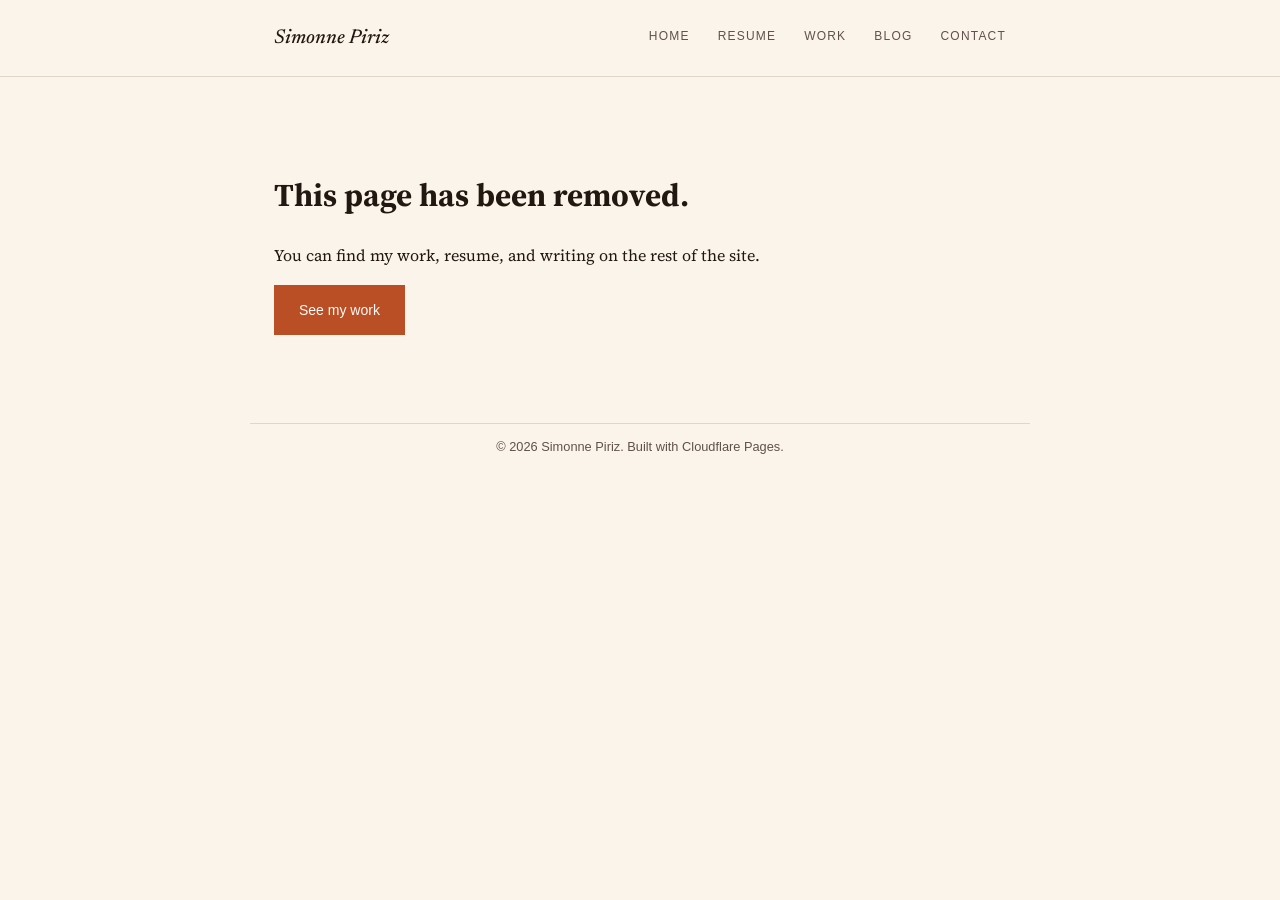
<file: safelyyou.html>
<!DOCTYPE html>
<html lang="en">
<head>
<meta charset="UTF-8">
<meta name="viewport" content="width=device-width, initial-scale=1.0">
<meta name="robots" content="noindex, nofollow">
<title>Page removed · Simonne Piriz</title>
<link rel="stylesheet" href="https://fonts.googleapis.com/css2?family=Newsreader:ital,wght@0,400;0,500;0,600;1,400;1,500&family=Source+Serif+4:opsz,wght@8..60,400;8..60,600&display=swap">
<link rel="stylesheet" href="styles.css">
</head>
<body>
<header class="site-header">
  <div class="wrap">
    <a class="logo" href="index.html">Simonne Piriz</a>
    <nav>
      <a href="index.html">Home</a>
      <a href="resume.html">Resume</a>
      <a href="projects.html">Work</a>
      <a href="blog/index.html">Blog</a>
      <a href="index.html#contact">Contact</a>
    </nav>
  </div>
</header>

<main class="wrap" style="padding-top: 72px; padding-bottom: 72px;">
  <h1>This page has been removed.</h1>
  <p class="lede">You can find my work, resume, and writing on the rest of the site.</p>
  <p><a class="btn" href="projects.html">See my work</a></p>
</main>

<footer class="wrap">
  <p>&copy; 2026 Simonne Piriz. Built with Cloudflare Pages.</p>
</footer>
<script src="scripts.js"></script>
</body>
</html>
</file>
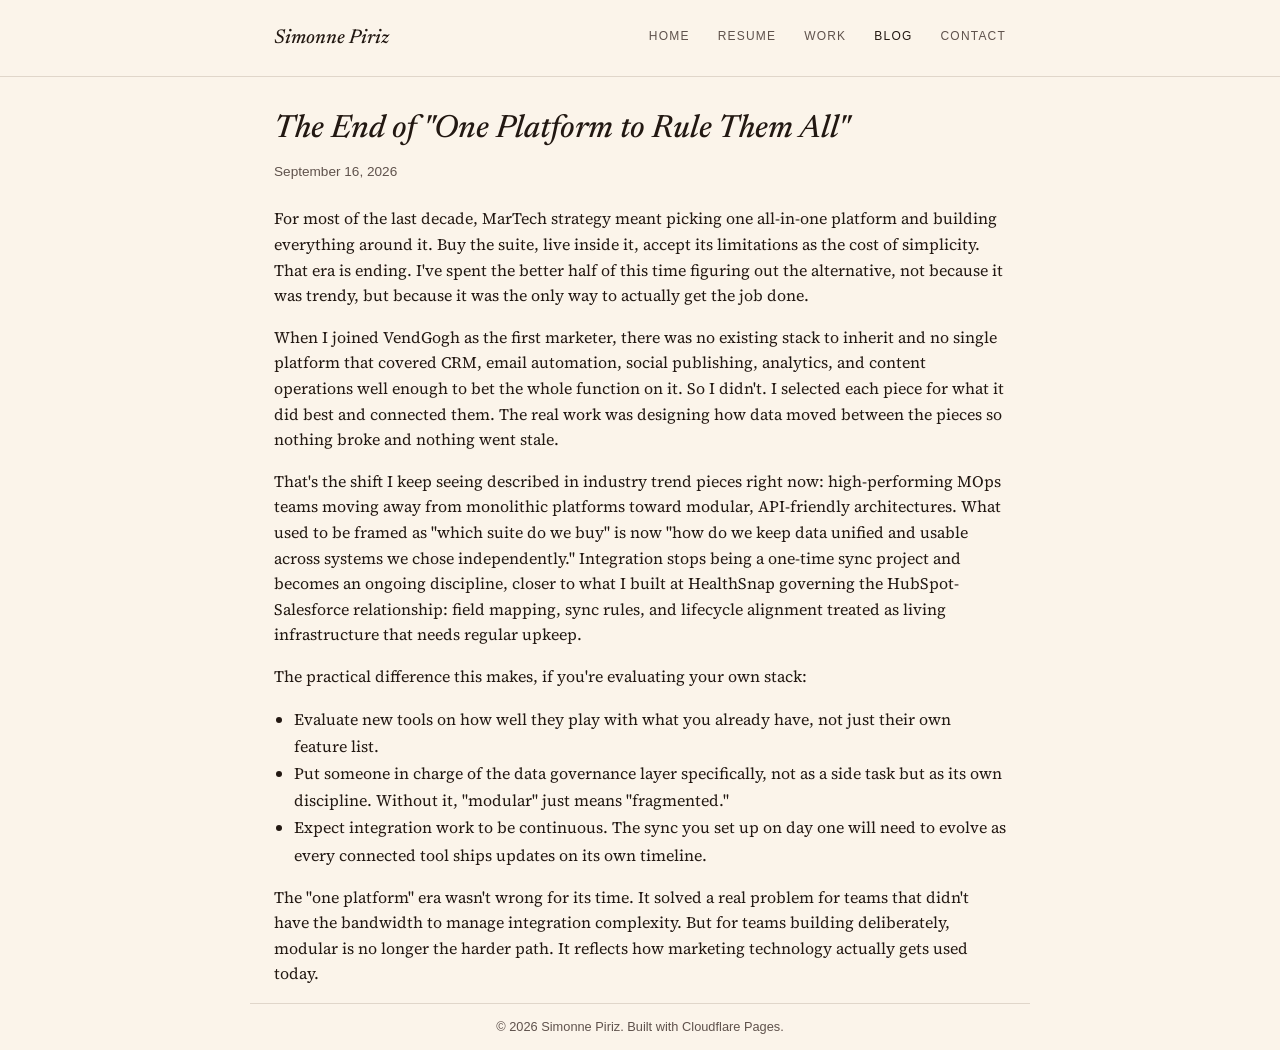
<file: blog/end-of-one-platform.html>
<!DOCTYPE html>
<html lang="en">
<head>
<meta charset="UTF-8">
<meta name="viewport" content="width=device-width, initial-scale=1.0">
<title>The End of "One Platform to Rule Them All" — Blog</title>
<link rel="stylesheet" href="https://fonts.googleapis.com/css2?family=Newsreader:ital,wght@0,400;0,500;0,600;1,400;1,500&family=Source+Serif+4:opsz,wght@8..60,400;8..60,600&display=swap">
<link rel="stylesheet" href="../styles.css">
</head>
<body>
<div class="reading-progress"></div>
<header class="site-header">
  <div class="wrap">
    <a class="logo" href="../index.html">Simonne Piriz</a>
    <nav>
      <a href="../index.html">Home</a>
      <a href="../resume.html">Resume</a>
      <a href="../projects.html">Work</a>
      <a href="index.html" class="current">Blog</a>
      <a href="../index.html#contact">Contact</a>
    </nav>
  </div>
</header>

<main class="wrap">
  <article class="post reveal">
    <h1 class="display" style="font-style: italic; font-weight: 500; font-size: 2rem;">The End of "One Platform to Rule Them All"</h1>
    <span class="post-meta">September 16, 2026</span>

    <p>
      For most of the last decade, MarTech strategy meant picking one all-in-one
      platform and building everything around it. Buy the suite, live inside it,
      accept its limitations as the cost of simplicity. That era is ending. I've
      spent the better half of this time figuring out the alternative, not
      because it was trendy, but because it was the only way to actually get
      the job done.
    </p>

    <p>
      When I joined VendGogh as the first marketer, there was no existing stack
      to inherit and no single platform that covered CRM, email automation,
      social publishing, analytics, and content operations well enough to bet
      the whole function on it. So I didn't. I selected each piece for what it
      did best and connected them. The real work was designing how data moved
      between the pieces so nothing broke and nothing went stale.
    </p>

    <p>
      That's the shift I keep seeing described in industry trend pieces right
      now: high-performing MOps teams moving away from monolithic platforms
      toward modular, API-friendly architectures. What used to be framed as
      "which suite do we buy" is now "how do we keep data unified and usable
      across systems we chose independently." Integration stops being a
      one-time sync project and becomes an ongoing discipline, closer to what
      I built at HealthSnap governing the HubSpot-Salesforce relationship:
      field mapping, sync rules, and lifecycle alignment treated as living
      infrastructure that needs regular upkeep.
    </p>

    <p>
      The practical difference this makes, if you're evaluating your own stack:
    </p>

    <ul style="font-size: 1rem; line-height: 1.7; padding-left: 20px;">
      <li>Evaluate new tools on how well they play with what you already have, not just their own feature list.</li>
      <li>Put someone in charge of the data governance layer specifically, not as a side task but as its own discipline. Without it, "modular" just means "fragmented."</li>
      <li>Expect integration work to be continuous. The sync you set up on day one will need to evolve as every connected tool ships updates on its own timeline.</li>
    </ul>

    <p>
      The "one platform" era wasn't wrong for its time. It solved a real
      problem for teams that didn't have the bandwidth to manage integration
      complexity. But for teams building deliberately, modular is no longer
      the harder path. It reflects how marketing technology actually gets
      used today.
    </p>
  </article>
</main>

<footer class="wrap">
  <p>&copy; 2026 Simonne Piriz. Built with Cloudflare Pages.</p>
</footer>
<script src="../scripts.js"></script>
</body>
</html>
</file>
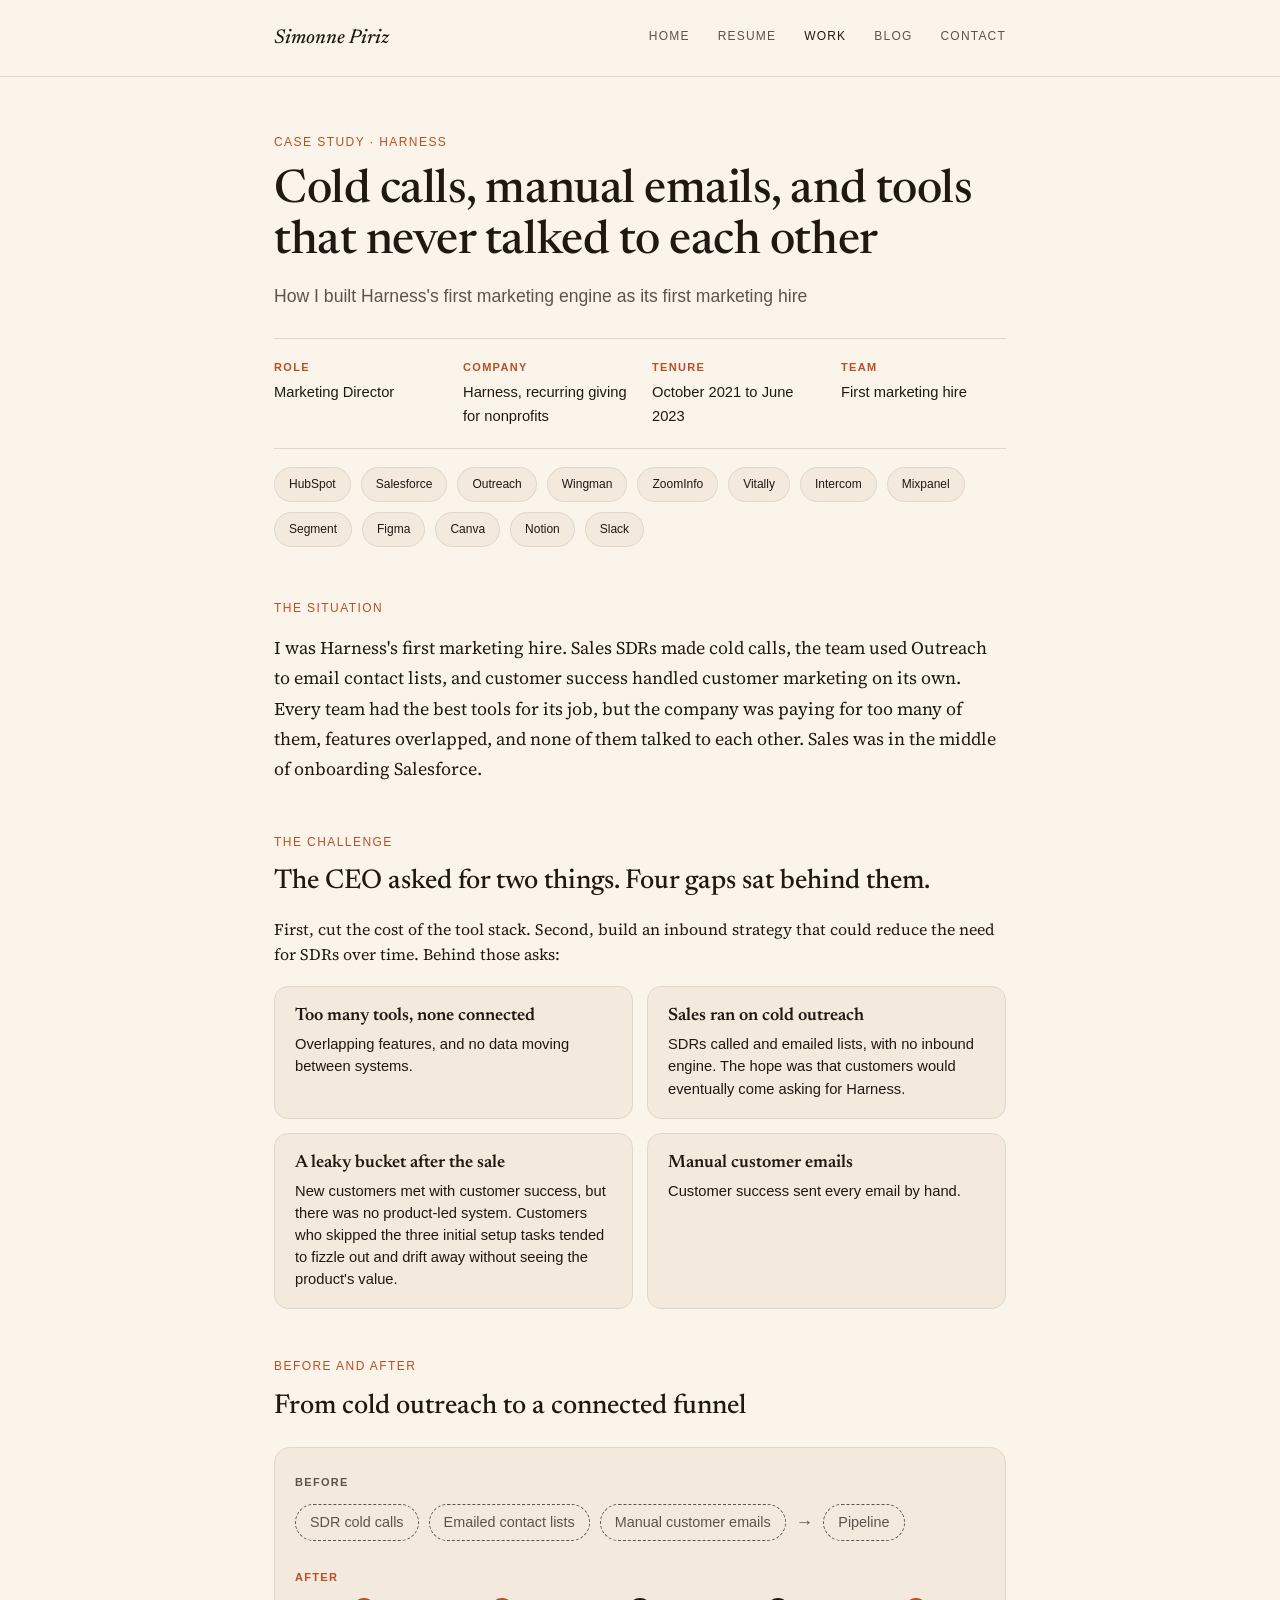
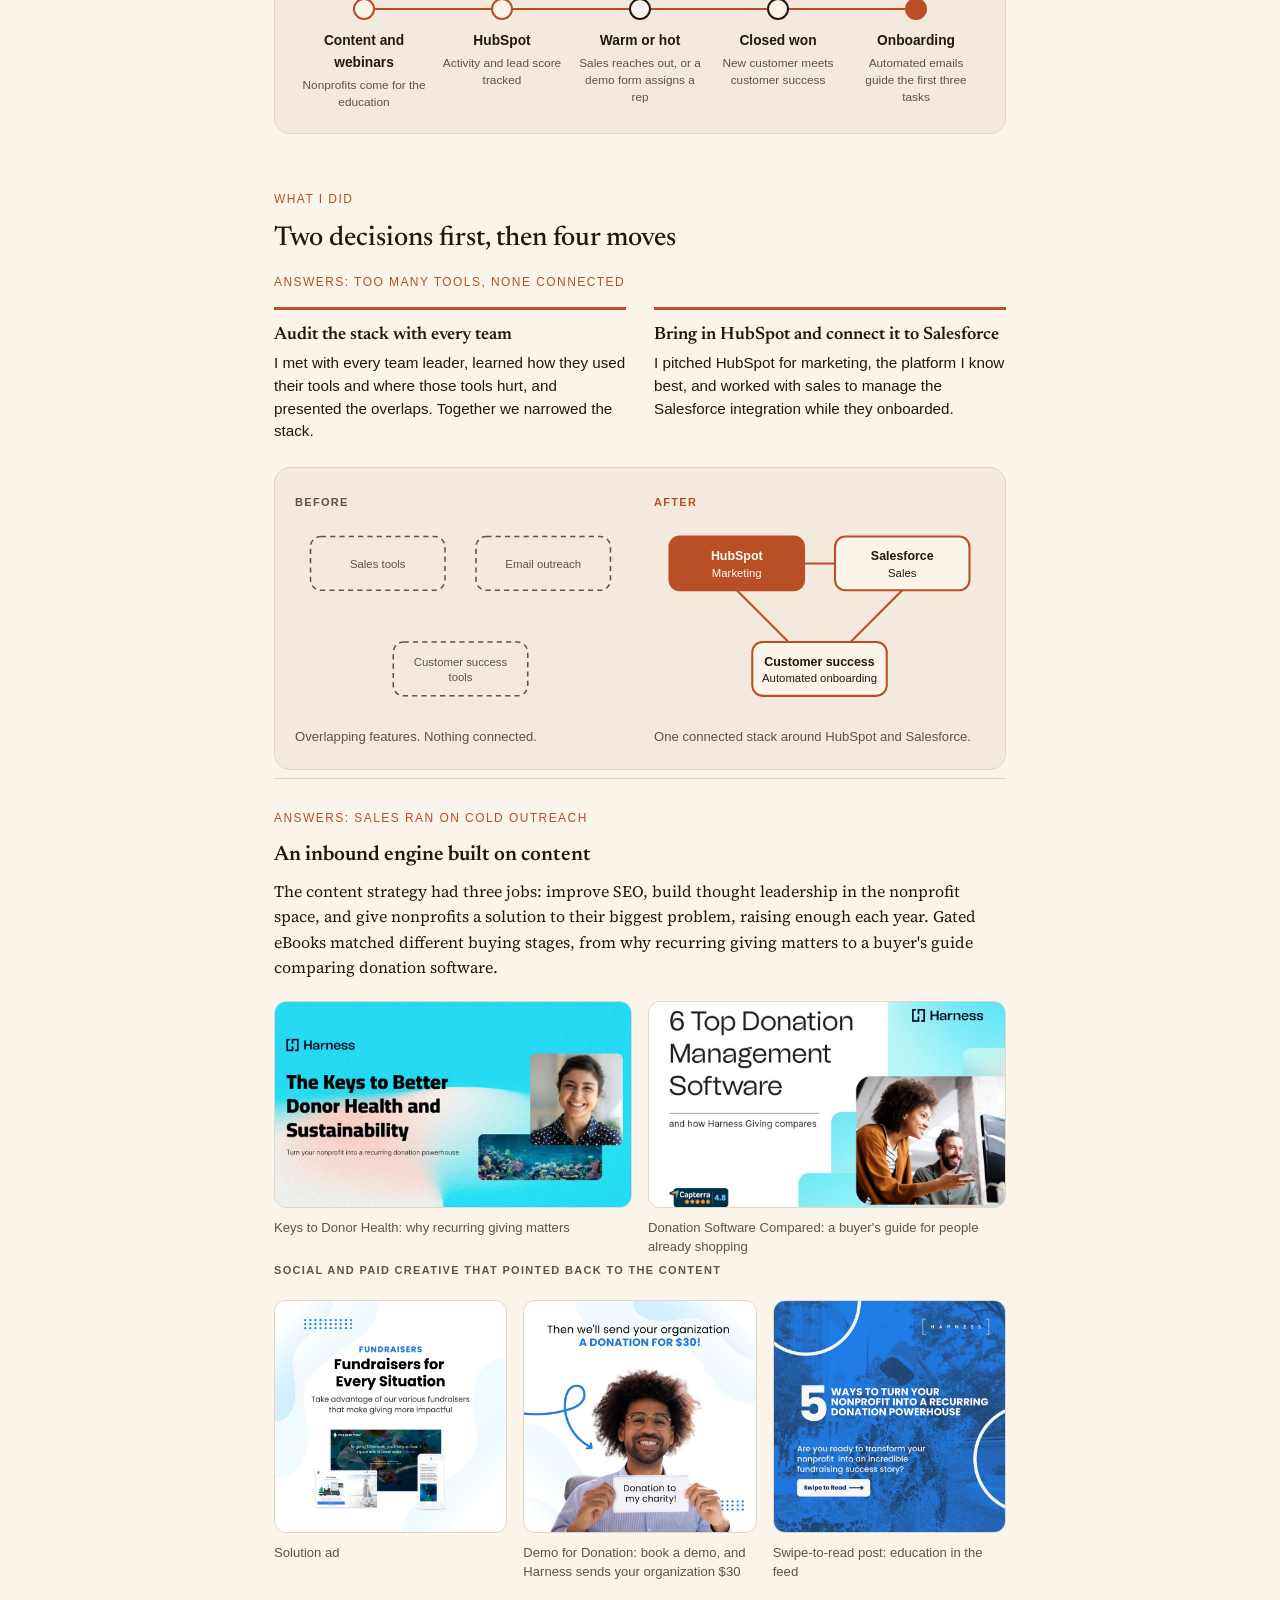
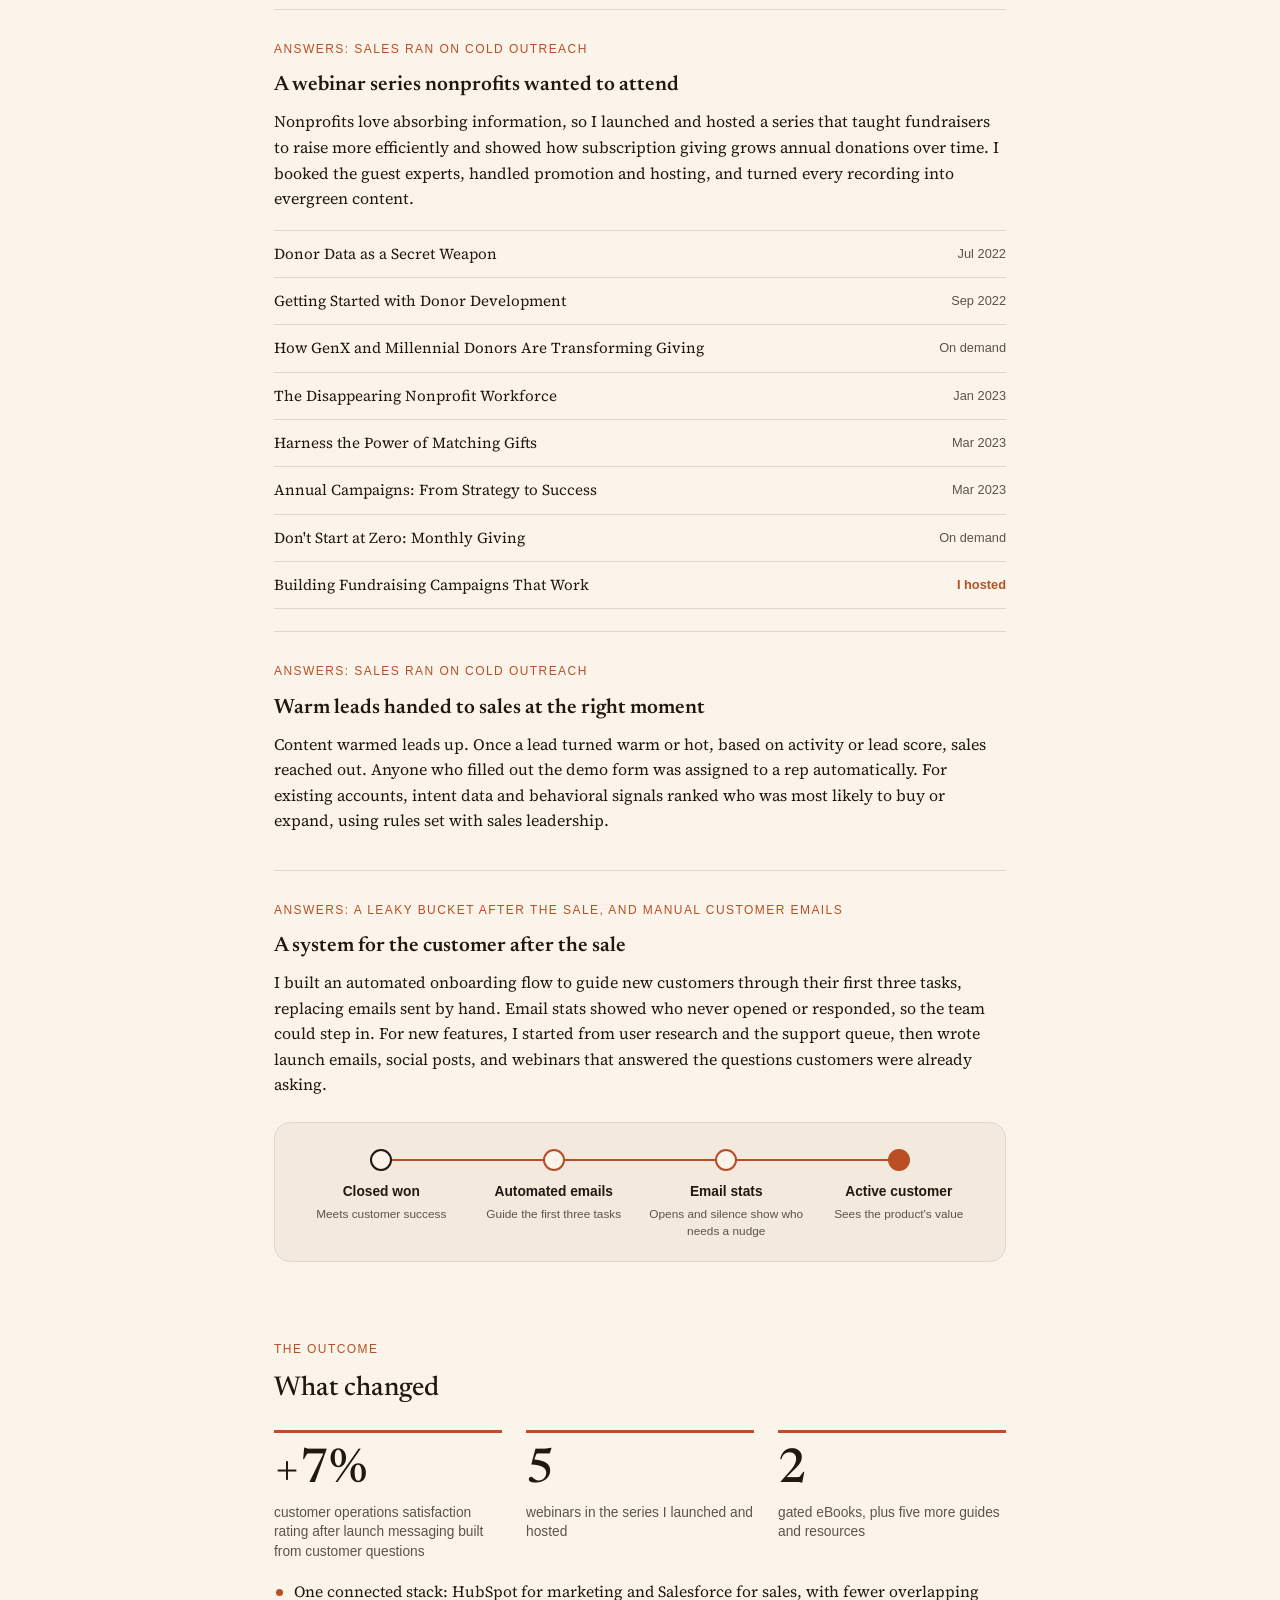
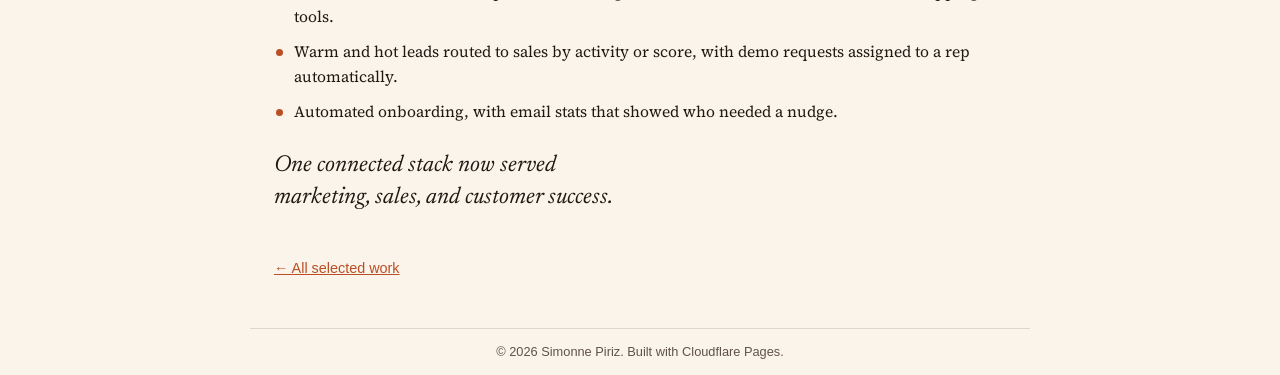
<file: case-studies/harness.html>
<!DOCTYPE html>
<html lang="en">
<head>
<meta charset="UTF-8">
<meta name="viewport" content="width=device-width, initial-scale=1.0">
<title>Cold calls, manual emails, and tools that never talked to each other | Simonne Piriz</title>
<meta name="description" content="How I built Harness's first marketing engine as its first marketing hire: a tool audit, HubSpot connected to Salesforce, an inbound content engine, a webinar series, and automated onboarding.">
<link rel="stylesheet" href="https://fonts.googleapis.com/css2?family=Newsreader:ital,wght@0,400;0,500;0,600;1,400;1,500&family=Source+Serif+4:opsz,wght@8..60,400;8..60,600&display=swap">
<link rel="stylesheet" href="../styles.css">
<link rel="stylesheet" href="case-study.css">
</head>
<body>
<header class="site-header">
  <div class="wrap">
    <a class="logo" href="../index.html">Simonne Piriz</a>
    <nav>
      <a href="../index.html">Home</a>
      <a href="../resume.html">Resume</a>
      <a href="../projects.html" class="current">Work</a>
      <a href="../blog/index.html">Blog</a>
      <a href="../index.html#contact">Contact</a>
    </nav>
  </div>
</header>

<main class="wrap cs">

  <div class="cs-hero">
    <p class="cs-eyebrow">Case study · Harness</p>
    <h1>Cold calls, manual emails, and tools that never talked to each other</h1>
    <p class="cs-sub">How I built Harness's first marketing engine as its first marketing hire</p>
    <dl class="cs-meta">
      <div><dt>Role</dt><dd>Marketing Director</dd></div>
      <div><dt>Company</dt><dd>Harness, recurring giving for nonprofits</dd></div>
      <div><dt>Tenure</dt><dd>October 2021 to June 2023</dd></div>
      <div><dt>Team</dt><dd>First marketing hire</dd></div>
    </dl>
    <div class="pill-group cs-tools">
      <span class="pill">HubSpot</span>
      <span class="pill">Salesforce</span>
      <span class="pill">Outreach</span>
      <span class="pill">Wingman</span>
      <span class="pill">ZoomInfo</span>
      <span class="pill">Vitally</span>
      <span class="pill">Intercom</span>
      <span class="pill">Mixpanel</span>
      <span class="pill">Segment</span>
      <span class="pill">Figma</span>
      <span class="pill">Canva</span>
      <span class="pill">Notion</span>
      <span class="pill">Slack</span>
    </div>
  </div>

  <section class="cs-section reveal">
    <p class="cs-label">The situation</p>
    <p class="cs-lede">I was Harness's first marketing hire. Sales SDRs made cold calls, the team used Outreach to email contact lists, and customer success handled customer marketing on its own. Every team had the best tools for its job, but the company was paying for too many of them, features overlapped, and none of them talked to each other. Sales was in the middle of onboarding Salesforce.</p>
  </section>

  <section class="cs-section reveal">
    <p class="cs-label">The challenge</p>
    <h2>The CEO asked for two things. Four gaps sat behind them.</h2>
    <p class="cs-intro">First, cut the cost of the tool stack. Second, build an inbound strategy that could reduce the need for SDRs over time. Behind those asks:</p>
    <ul class="gaps">
      <li><strong>Too many tools, none connected</strong>Overlapping features, and no data moving between systems.</li>
      <li><strong>Sales ran on cold outreach</strong>SDRs called and emailed lists, with no inbound engine. The hope was that customers would eventually come asking for Harness.</li>
      <li><strong>A leaky bucket after the sale</strong>New customers met with customer success, but there was no product-led system. Customers who skipped the three initial setup tasks tended to fizzle out and drift away without seeing the product's value.</li>
      <li><strong>Manual customer emails</strong>Customer success sent every email by hand.</li>
    </ul>
  </section>

  <section class="cs-section">
    <p class="cs-label">Before and after</p>
    <h2>From cold outreach to a connected funnel</h2>
    <div class="flow-wrap reveal">
      <p class="flow-label">Before</p>
      <div class="before-row">
        <span class="chip">SDR cold calls</span>
        <span class="chip">Emailed contact lists</span>
        <span class="chip">Manual customer emails</span>
        <span class="to" aria-hidden="true">&rarr;</span>
        <span class="chip">Pipeline</span>
      </div>
      <p class="flow-label after">After</p>
      <ol class="flow" style="--cols:5" aria-label="How a nonprofit moves from first article to onboarding">
        <li style="--i:0"><span class="dot"></span><strong>Content and webinars</strong><span class="cap">Nonprofits come for the education</span></li>
        <li style="--i:1"><span class="dot"></span><strong>HubSpot</strong><span class="cap">Activity and lead score tracked</span></li>
        <li style="--i:2"><span class="dot sales"></span><strong>Warm or hot</strong><span class="cap">Sales reaches out, or a demo form assigns a rep</span></li>
        <li style="--i:3"><span class="dot sales"></span><strong>Closed won</strong><span class="cap">New customer meets customer success</span></li>
        <li style="--i:4"><span class="dot cust"></span><strong>Onboarding</strong><span class="cap">Automated emails guide the first three tasks</span></li>
      </ol>
    </div>
  </section>

  <section class="cs-section">
    <p class="cs-label">What I did</p>
    <h2>Two decisions first, then four moves</h2>
    <p class="step-for">Answers: Too many tools, none connected</p>
    <ul class="gaps decisions reveal">
      <li><strong>Audit the stack with every team</strong>I met with every team leader, learned how they used their tools and where those tools hurt, and presented the overlaps. Together we narrowed the stack.</li>
      <li><strong>Bring in HubSpot and connect it to Salesforce</strong>I pitched HubSpot for marketing, the platform I know best, and worked with sales to manage the Salesforce integration while they onboarded.</li>
    </ul>

    <div class="flow-wrap reveal">
      <div class="tools-compare">
        <div class="tools-panel">
          <p class="flow-label">Before</p>
          <svg viewBox="0 0 320 190" role="img" aria-label="Three separate tool groups, sales tools, email outreach, and customer success tools, with no connections between them">
            <g class="t-box t-before"><rect x="15" y="16" width="130" height="52" rx="10"/><text x="80" y="46" text-anchor="middle">Sales tools</text></g>
            <g class="t-box t-before"><rect x="175" y="16" width="130" height="52" rx="10"/><text x="240" y="46" text-anchor="middle">Email outreach</text></g>
            <g class="t-box t-before"><rect x="95" y="118" width="130" height="52" rx="10"/><text x="160" y="141" text-anchor="middle">Customer success</text><text x="160" y="156" text-anchor="middle">tools</text></g>
          </svg>
          <p class="tools-cap">Overlapping features. Nothing connected.</p>
        </div>
        <div class="tools-panel">
          <p class="flow-label after">After</p>
          <svg viewBox="0 0 320 190" role="img" aria-label="HubSpot for marketing, Salesforce for sales, and customer success connected to one another">
            <path class="t-line" pathLength="1" d="M145 42 L175 42" style="--d:0.3s"/>
            <path class="t-line" pathLength="1" d="M80 68 L130 118" style="--d:0.7s"/>
            <path class="t-line" pathLength="1" d="M240 68 L190 118" style="--d:1s"/>
            <g class="t-box t-hub"><rect x="15" y="16" width="130" height="52" rx="10"/><text x="80" y="39" text-anchor="middle" class="t-strong">HubSpot</text><text x="80" y="55" text-anchor="middle">Marketing</text></g>
            <g class="t-box t-after-node"><rect x="175" y="16" width="130" height="52" rx="10"/><text x="240" y="39" text-anchor="middle" class="t-strong">Salesforce</text><text x="240" y="55" text-anchor="middle">Sales</text></g>
            <g class="t-box t-after-node"><rect x="95" y="118" width="130" height="52" rx="10"/><text x="160" y="141" text-anchor="middle" class="t-strong">Customer success</text><text x="160" y="157" text-anchor="middle">Automated onboarding</text></g>
          </svg>
          <p class="tools-cap">One connected stack around HubSpot and Salesforce.</p>
        </div>
      </div>
    </div>

    <div class="step reveal">
      <p class="step-for">Answers: Sales ran on cold outreach</p>
      <h3>An inbound engine built on content</h3>
      <p>The content strategy had three jobs: improve SEO, build thought leadership in the nonprofit space, and give nonprofits a solution to their biggest problem, raising enough each year. Gated eBooks matched different buying stages, from why recurring giving matters to a buyer's guide comparing donation software.</p>
      <div class="shots" style="--n:2; --ar:1040 / 600">
        <figure>
          <button type="button" class="zoom" aria-label="Enlarge the donor health eBook cover"><img src="../assets/case-studies/harness/ebook-donor-health.jpg" alt="eBook cover: The Keys to Better Donor Health and Sustainability, with the line Turn your nonprofit into a recurring donation powerhouse" width="1040" height="600" loading="lazy"></button>
          <figcaption>Keys to Donor Health: why recurring giving matters</figcaption>
        </figure>
        <figure>
          <button type="button" class="zoom" aria-label="Enlarge the donation software eBook cover"><img src="../assets/case-studies/harness/ebook-software.jpg" alt="eBook cover: 6 Top Donation Management Software and how Harness Giving compares" width="1040" height="600" loading="lazy"></button>
          <figcaption>Donation Software Compared: a buyer's guide for people already shopping</figcaption>
        </figure>
      </div>
      <p class="pill-label">Social and paid creative that pointed back to the content</p>
      <div class="shots" style="--n:3; --ar:1 / 1">
        <figure>
          <button type="button" class="zoom" aria-label="Enlarge the solution ad"><img src="../assets/case-studies/harness/ad-solution.jpg" alt="Social ad: Fundraisers for Every Situation, showing a donation page on laptop and phone" width="772" height="772" loading="lazy"></button>
          <figcaption>Solution ad</figcaption>
        </figure>
        <figure>
          <button type="button" class="zoom" aria-label="Enlarge the Demo for Donation ad"><img src="../assets/case-studies/harness/ad-demo-for-donation.jpg" alt="Demo for Donation ad: book a demo and Harness sends your organization a 30 dollar donation" width="772" height="772" loading="lazy"></button>
          <figcaption>Demo for Donation: book a demo, and Harness sends your organization $30</figcaption>
        </figure>
        <figure>
          <button type="button" class="zoom" aria-label="Enlarge the swipe-to-read post"><img src="../assets/case-studies/harness/ad-swipe.jpg" alt="Swipe-to-read post: 5 Ways to Turn Your Nonprofit into a Recurring Donation Powerhouse" width="772" height="772" loading="lazy"></button>
          <figcaption>Swipe-to-read post: education in the feed</figcaption>
        </figure>
      </div>
    </div>

    <div class="step reveal">
      <p class="step-for">Answers: Sales ran on cold outreach</p>
      <h3>A webinar series nonprofits wanted to attend</h3>
      <p>Nonprofits love absorbing information, so I launched and hosted a series that taught fundraisers to raise more efficiently and showed how subscription giving grows annual donations over time. I booked the guest experts, handled promotion and hosting, and turned every recording into evergreen content.</p>
      <ul class="rows">
        <li><span>Donor Data as a Secret Weapon</span><span class="when">Jul 2022</span></li>
        <li><span>Getting Started with Donor Development</span><span class="when">Sep 2022</span></li>
        <li><span>How GenX and Millennial Donors Are Transforming Giving</span><span class="when">On demand</span></li>
        <li><span>The Disappearing Nonprofit Workforce</span><span class="when">Jan 2023</span></li>
        <li><span>Harness the Power of Matching Gifts</span><span class="when">Mar 2023</span></li>
        <li><span>Annual Campaigns: From Strategy to Success</span><span class="when">Mar 2023</span></li>
        <li><span>Don't Start at Zero: Monthly Giving</span><span class="when">On demand</span></li>
        <li><span>Building Fundraising Campaigns That Work</span><span class="when me">I hosted</span></li>
      </ul>
    </div>

    <div class="step reveal">
      <p class="step-for">Answers: Sales ran on cold outreach</p>
      <h3>Warm leads handed to sales at the right moment</h3>
      <p>Content warmed leads up. Once a lead turned warm or hot, based on activity or lead score, sales reached out. Anyone who filled out the demo form was assigned to a rep automatically. For existing accounts, intent data and behavioral signals ranked who was most likely to buy or expand, using rules set with sales leadership.</p>
    </div>

    <div class="step reveal">
      <p class="step-for">Answers: A leaky bucket after the sale, and manual customer emails</p>
      <h3>A system for the customer after the sale</h3>
      <p>I built an automated onboarding flow to guide new customers through their first three tasks, replacing emails sent by hand. Email stats showed who never opened or responded, so the team could step in. For new features, I started from user research and the support queue, then wrote launch emails, social posts, and webinars that answered the questions customers were already asking.</p>
      <div class="flow-wrap reveal">
        <ol class="flow" style="--cols:4" aria-label="The path from closed deal to active customer">
          <li style="--i:0"><span class="dot sales"></span><strong>Closed won</strong><span class="cap">Meets customer success</span></li>
          <li style="--i:1"><span class="dot"></span><strong>Automated emails</strong><span class="cap">Guide the first three tasks</span></li>
          <li style="--i:2"><span class="dot"></span><strong>Email stats</strong><span class="cap">Opens and silence show who needs a nudge</span></li>
          <li style="--i:3"><span class="dot cust"></span><strong>Active customer</strong><span class="cap">Sees the product's value</span></li>
        </ol>
      </div>
    </div>
  </section>

  <section class="cs-section">
    <p class="cs-label">The outcome</p>
    <h2>What changed</h2>
    <ul class="metrics reveal">
      <li><span class="num" data-count="11" data-prefix="+" data-suffix="%">+11%</span><span class="lbl">customer operations satisfaction rating after launch messaging built from customer questions</span></li>
      <li><span class="num" data-count="8">8</span><span class="lbl">webinars in the series I launched and hosted</span></li>
      <li><span class="num" data-count="3">3</span><span class="lbl">gated eBooks, plus five more guides and resources</span></li>
    </ul>
    <ul class="cs-points">
      <li>One connected stack: HubSpot for marketing and Salesforce for sales, with fewer overlapping tools.</li>
      <li>Warm and hot leads routed to sales by activity or score, with demo requests assigned to a rep automatically.</li>
      <li>Automated onboarding, with email stats that showed who needed a nudge.</li>
    </ul>
    <p class="cs-close">One connected stack now served marketing, sales, and customer success.</p>
  </section>

  <p class="cs-back"><a href="../projects.html">&larr; All selected work</a></p>

</main>

<footer class="wrap">
  <p>&copy; 2026 Simonne Piriz. Built with Cloudflare Pages.</p>
</footer>
<script src="../scripts.js"></script>
<script src="case-study.js"></script>
</body>
</html>
</file>
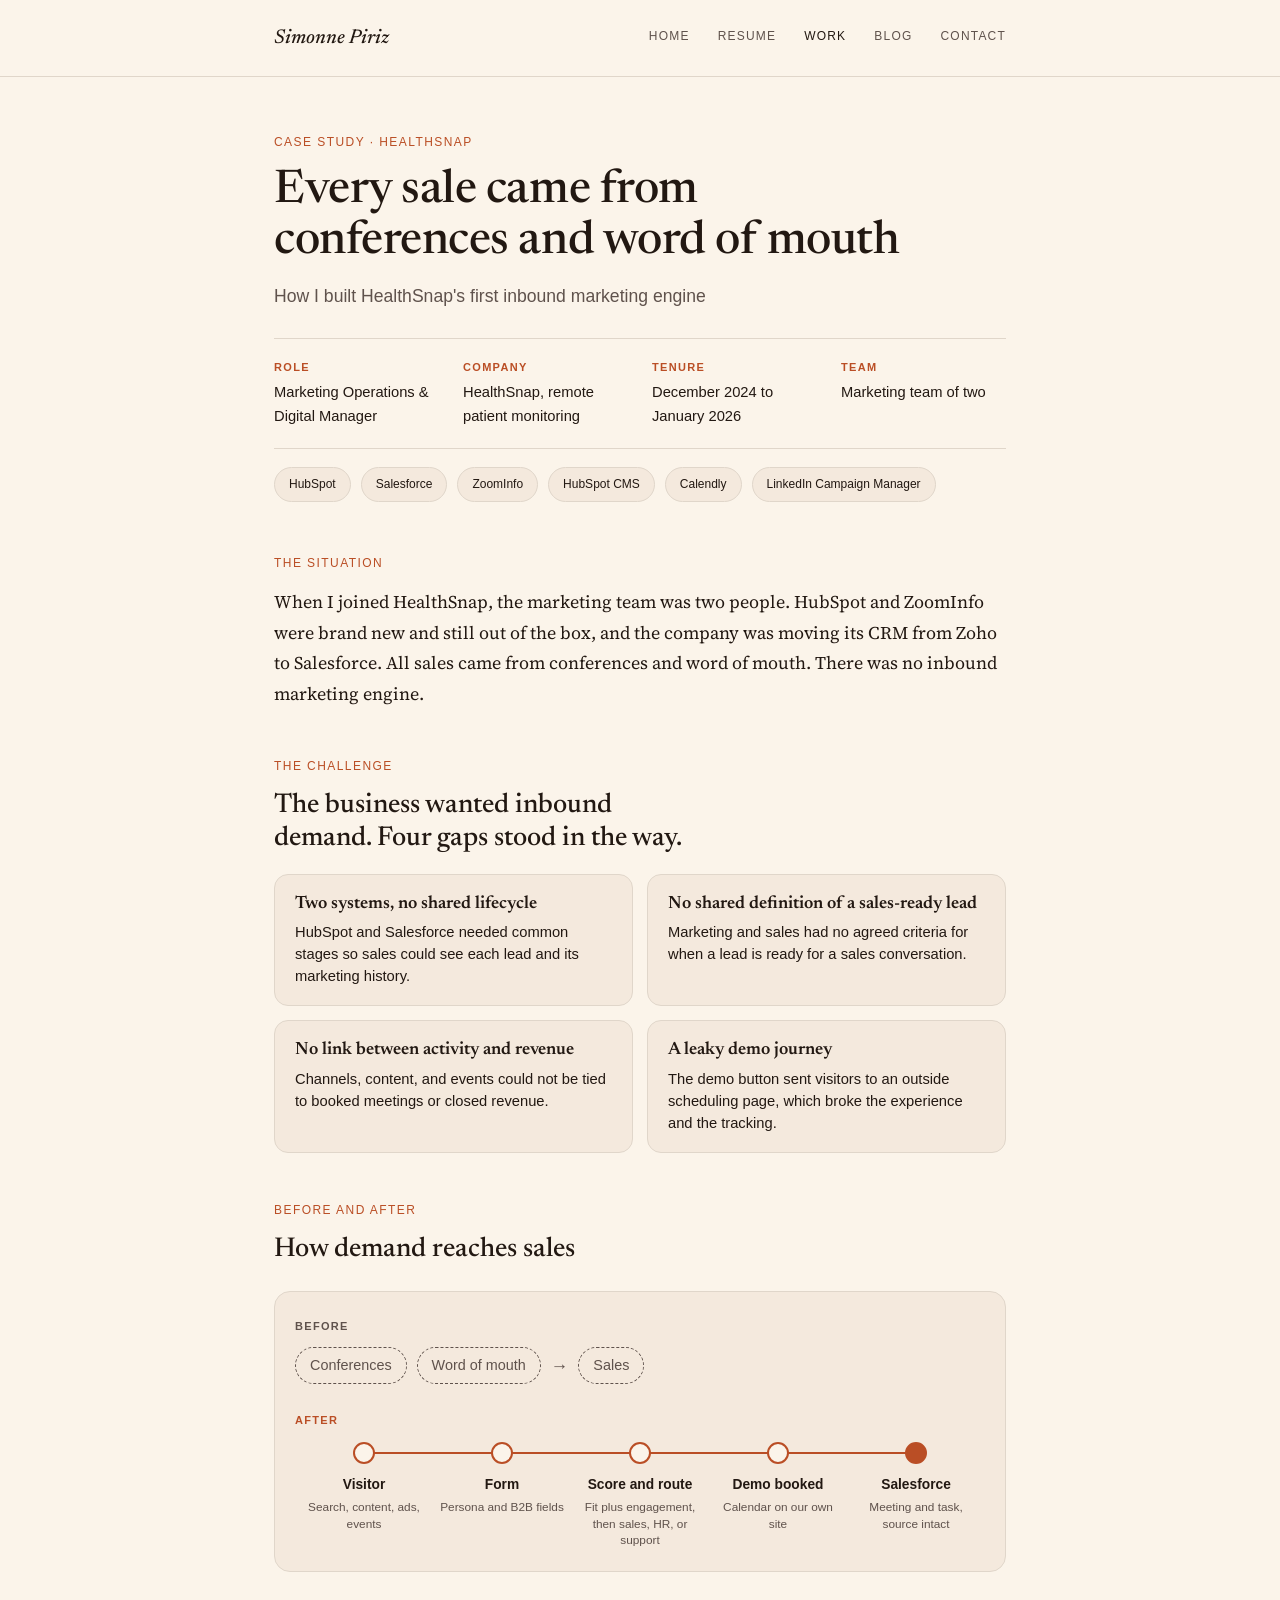
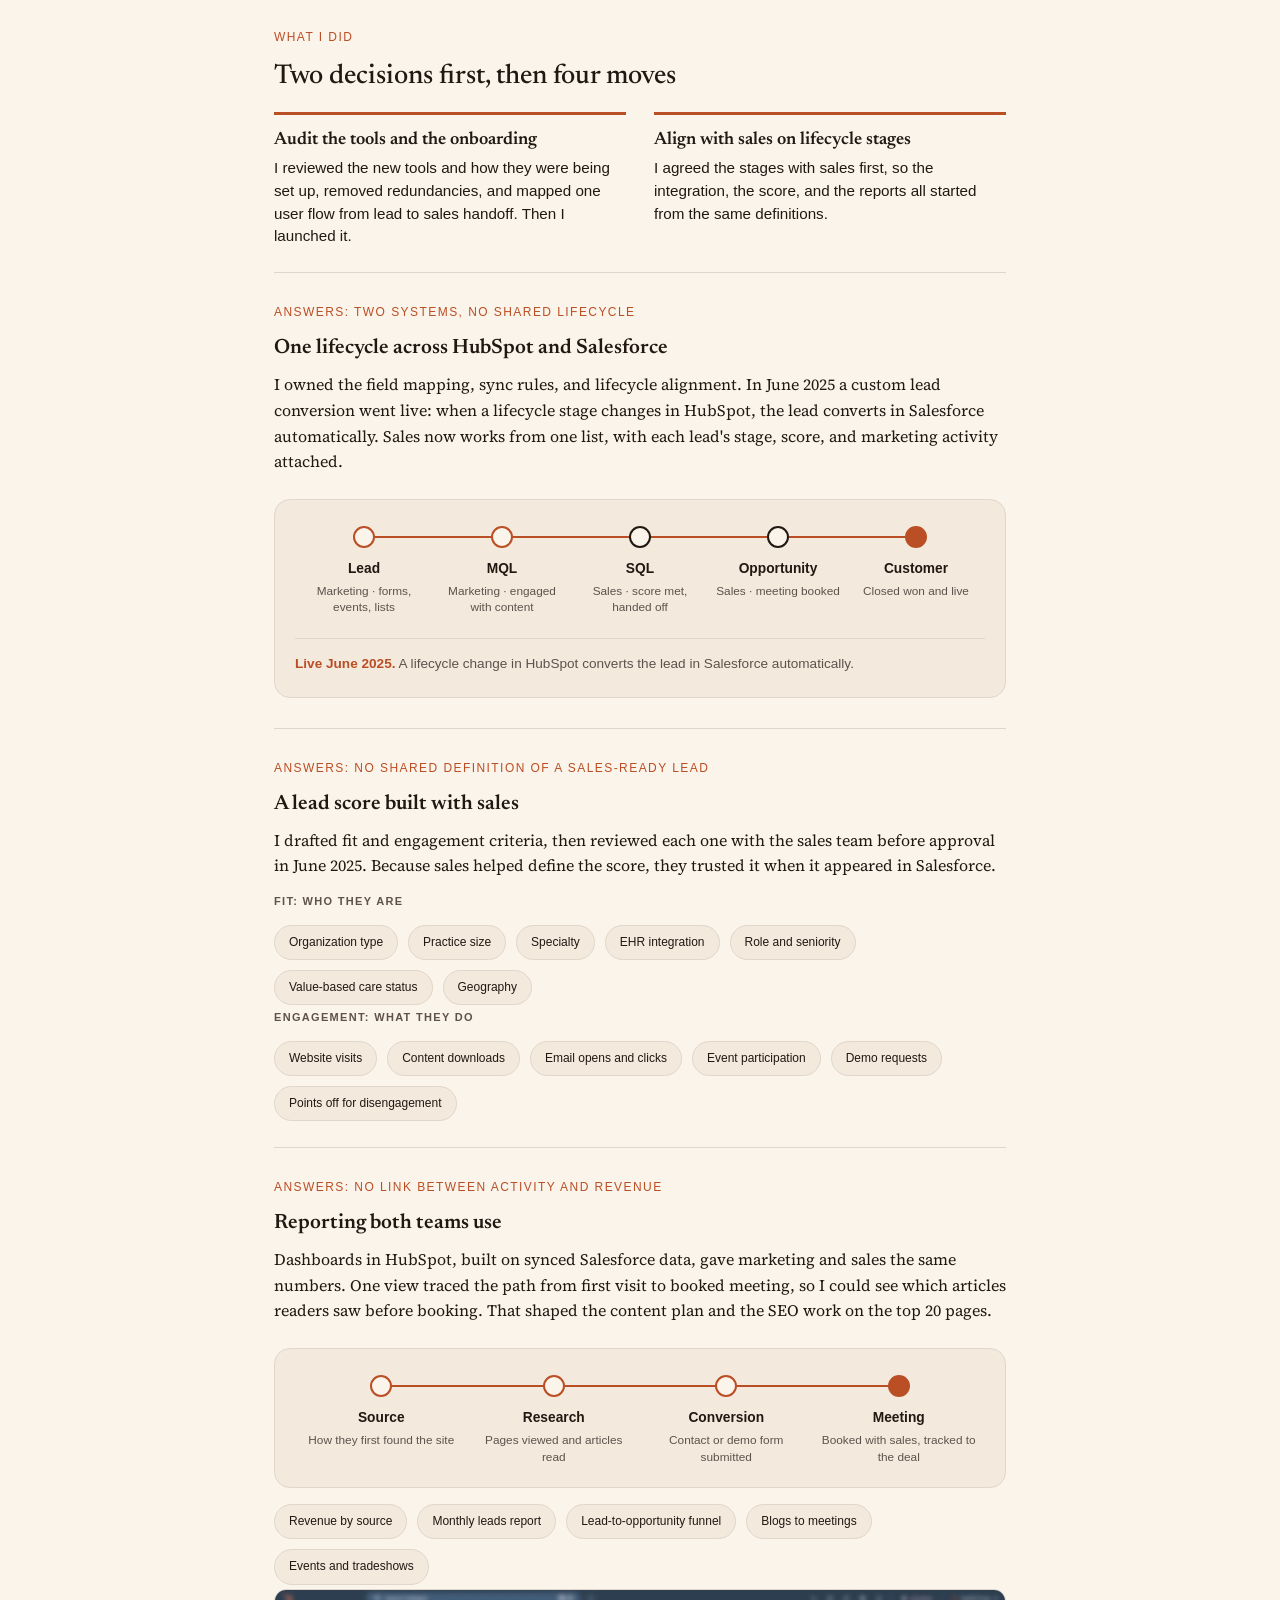
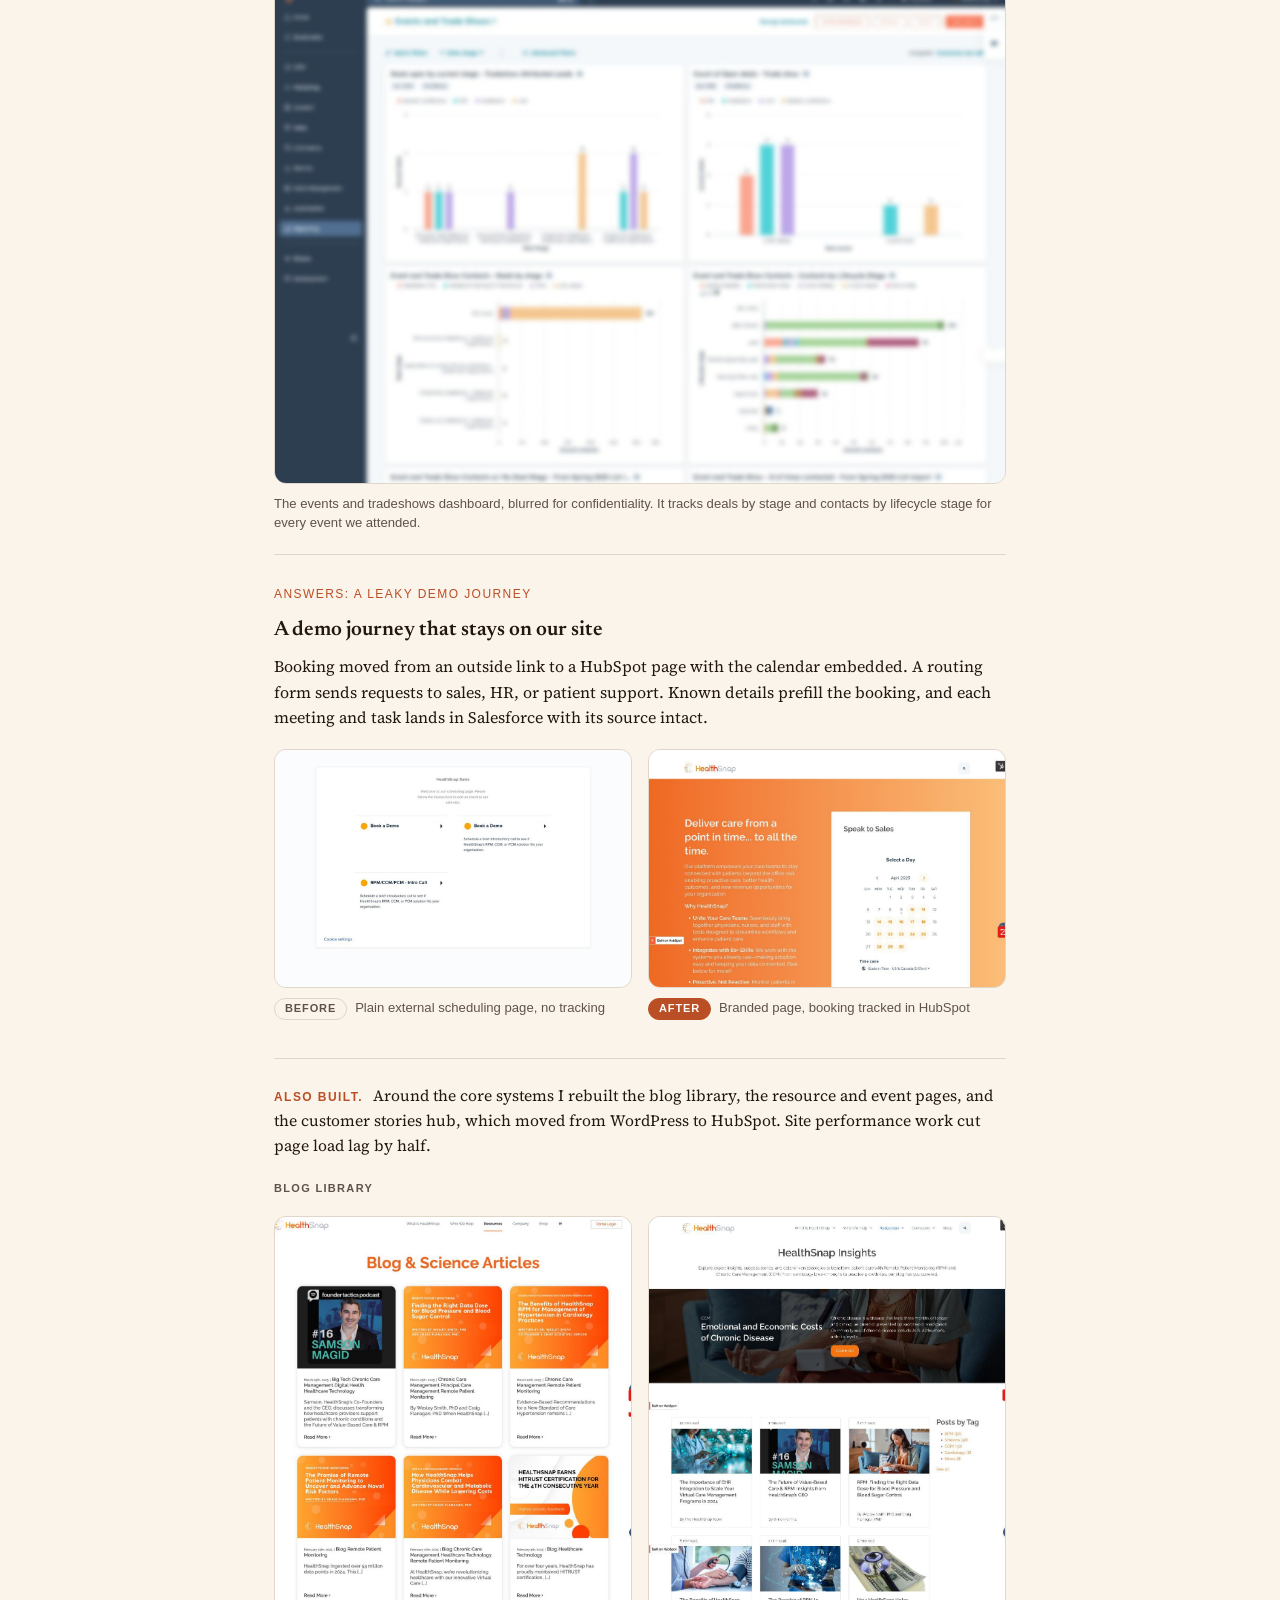
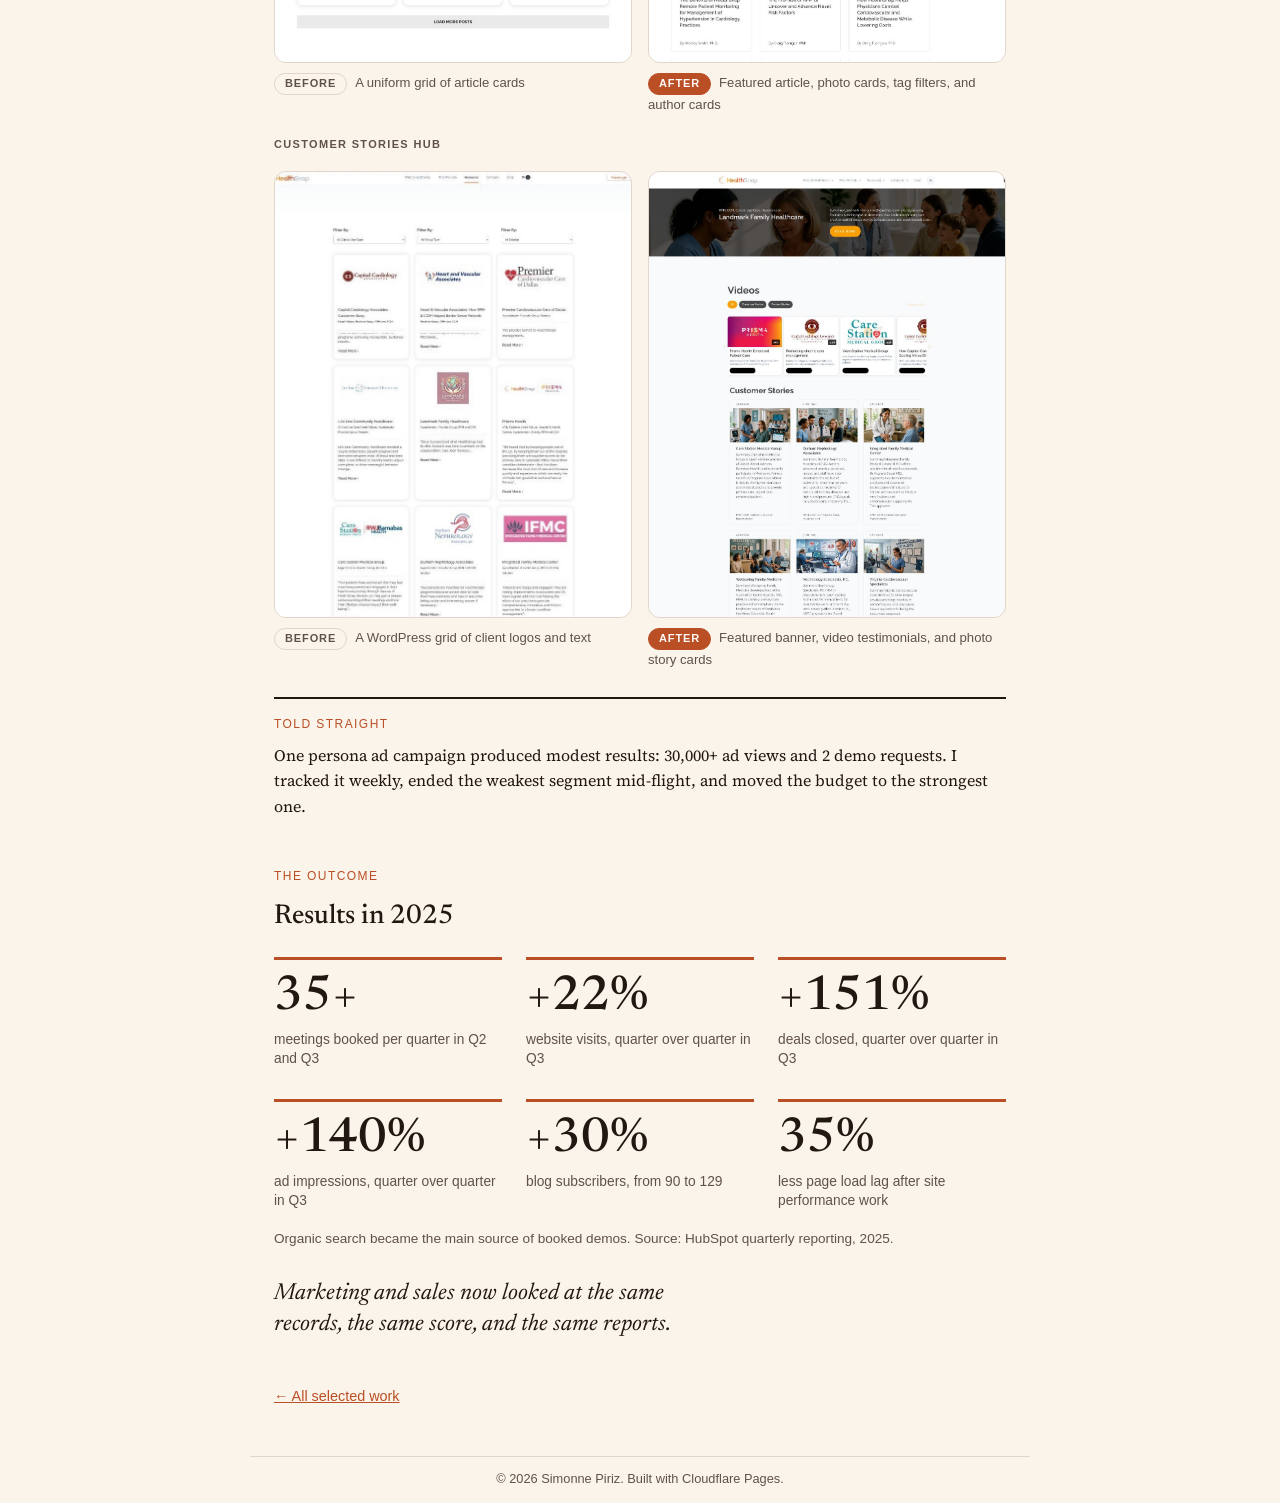
<file: case-studies/healthsnap.html>
<!DOCTYPE html>
<html lang="en">
<head>
<meta charset="UTF-8">
<meta name="viewport" content="width=device-width, initial-scale=1.0">
<title>Every sale came from conferences and word of mouth | Simonne Piriz</title>
<meta name="description" content="How I built HealthSnap's first inbound marketing engine: one lifecycle across HubSpot and Salesforce, a lead score built with sales, reporting both teams use, and a demo journey that stays on the site.">
<link rel="stylesheet" href="https://fonts.googleapis.com/css2?family=Newsreader:ital,wght@0,400;0,500;0,600;1,400;1,500&family=Source+Serif+4:opsz,wght@8..60,400;8..60,600&display=swap">
<link rel="stylesheet" href="../styles.css">
<link rel="stylesheet" href="case-study.css">
</head>
<body>
<header class="site-header">
  <div class="wrap">
    <a class="logo" href="../index.html">Simonne Piriz</a>
    <nav>
      <a href="../index.html">Home</a>
      <a href="../resume.html">Resume</a>
      <a href="../projects.html" class="current">Work</a>
      <a href="../blog/index.html">Blog</a>
      <a href="../index.html#contact">Contact</a>
    </nav>
  </div>
</header>

<main class="wrap cs">

  <div class="cs-hero">
    <p class="cs-eyebrow">Case study · HealthSnap</p>
    <h1>Every sale came from conferences and word of mouth</h1>
    <p class="cs-sub">How I built HealthSnap's first inbound marketing engine</p>
    <dl class="cs-meta">
      <div><dt>Role</dt><dd>Marketing Operations &amp; Digital Manager</dd></div>
      <div><dt>Company</dt><dd>HealthSnap, remote patient monitoring</dd></div>
      <div><dt>Tenure</dt><dd>December 2024 to January 2026</dd></div>
      <div><dt>Team</dt><dd>Marketing team of two</dd></div>
    </dl>
    <div class="pill-group cs-tools">
      <span class="pill">HubSpot</span>
      <span class="pill">Salesforce</span>
      <span class="pill">ZoomInfo</span>
      <span class="pill">HubSpot CMS</span>
      <span class="pill">Calendly</span>
      <span class="pill">LinkedIn Campaign Manager</span>
    </div>
  </div>

  <section class="cs-section reveal">
    <p class="cs-label">The situation</p>
    <p class="cs-lede">When I joined HealthSnap, the marketing team was two people. HubSpot and ZoomInfo were brand new and still out of the box, and the company was moving its CRM from Zoho to Salesforce. All sales came from conferences and word of mouth. There was no inbound marketing engine.</p>
  </section>

  <section class="cs-section reveal">
    <p class="cs-label">The challenge</p>
    <h2>The business wanted inbound demand. Four gaps stood in the way.</h2>
    <ul class="gaps">
      <li><strong>Two systems, no shared lifecycle</strong>HubSpot and Salesforce needed common stages so sales could see each lead and its marketing history.</li>
      <li><strong>No shared definition of a sales-ready lead</strong>Marketing and sales had no agreed criteria for when a lead is ready for a sales conversation.</li>
      <li><strong>No link between activity and revenue</strong>Channels, content, and events could not be tied to booked meetings or closed revenue.</li>
      <li><strong>A leaky demo journey</strong>The demo button sent visitors to an outside scheduling page, which broke the experience and the tracking.</li>
    </ul>
  </section>

  <section class="cs-section">
    <p class="cs-label">Before and after</p>
    <h2>How demand reaches sales</h2>
    <div class="flow-wrap reveal">
      <p class="flow-label">Before</p>
      <div class="before-row">
        <span class="chip">Conferences</span>
        <span class="chip">Word of mouth</span>
        <span class="to" aria-hidden="true">&rarr;</span>
        <span class="chip">Sales</span>
      </div>
      <p class="flow-label after">After</p>
      <ol class="flow" style="--cols:5" aria-label="How a website visitor becomes a meeting in Salesforce">
        <li style="--i:0"><span class="dot"></span><strong>Visitor</strong><span class="cap">Search, content, ads, events</span></li>
        <li style="--i:1"><span class="dot"></span><strong>Form</strong><span class="cap">Persona and B2B fields</span></li>
        <li style="--i:2"><span class="dot"></span><strong>Score and route</strong><span class="cap">Fit plus engagement, then sales, HR, or support</span></li>
        <li style="--i:3"><span class="dot"></span><strong>Demo booked</strong><span class="cap">Calendar on our own site</span></li>
        <li style="--i:4"><span class="dot cust"></span><strong>Salesforce</strong><span class="cap">Meeting and task, source intact</span></li>
      </ol>
    </div>
  </section>

  <section class="cs-section">
    <p class="cs-label">What I did</p>
    <h2>Two decisions first, then four moves</h2>
    <ul class="gaps decisions reveal">
      <li><strong>Audit the tools and the onboarding</strong>I reviewed the new tools and how they were being set up, removed redundancies, and mapped one user flow from lead to sales handoff. Then I launched it.</li>
      <li><strong>Align with sales on lifecycle stages</strong>I agreed the stages with sales first, so the integration, the score, and the reports all started from the same definitions.</li>
    </ul>

    <div class="step reveal">
      <p class="step-for">Answers: Two systems, no shared lifecycle</p>
      <h3>One lifecycle across HubSpot and Salesforce</h3>
      <p>I owned the field mapping, sync rules, and lifecycle alignment. In June 2025 a custom lead conversion went live: when a lifecycle stage changes in HubSpot, the lead converts in Salesforce automatically. Sales now works from one list, with each lead's stage, score, and marketing activity attached.</p>
      <div class="flow-wrap reveal">
        <ol class="flow" style="--cols:5" aria-label="Lifecycle stages shared by HubSpot and Salesforce">
          <li style="--i:0"><span class="dot"></span><strong>Lead</strong><span class="cap">Marketing · forms, events, lists</span></li>
          <li style="--i:1"><span class="dot"></span><strong>MQL</strong><span class="cap">Marketing · engaged with content</span></li>
          <li style="--i:2"><span class="dot sales"></span><strong>SQL</strong><span class="cap">Sales · score met, handed off</span></li>
          <li style="--i:3"><span class="dot sales"></span><strong>Opportunity</strong><span class="cap">Sales · meeting booked</span></li>
          <li style="--i:4"><span class="dot cust"></span><strong>Customer</strong><span class="cap">Closed won and live</span></li>
        </ol>
        <p class="sync-note"><b>Live June 2025.</b> A lifecycle change in HubSpot converts the lead in Salesforce automatically.</p>
      </div>
    </div>

    <div class="step reveal">
      <p class="step-for">Answers: No shared definition of a sales-ready lead</p>
      <h3>A lead score built with sales</h3>
      <p>I drafted fit and engagement criteria, then reviewed each one with the sales team before approval in June 2025. Because sales helped define the score, they trusted it when it appeared in Salesforce.</p>
      <p class="pill-label">Fit: who they are</p>
      <div class="pill-group">
        <span class="pill">Organization type</span>
        <span class="pill">Practice size</span>
        <span class="pill">Specialty</span>
        <span class="pill">EHR integration</span>
        <span class="pill">Role and seniority</span>
        <span class="pill">Value-based care status</span>
        <span class="pill">Geography</span>
      </div>
      <p class="pill-label">Engagement: what they do</p>
      <div class="pill-group">
        <span class="pill">Website visits</span>
        <span class="pill">Content downloads</span>
        <span class="pill">Email opens and clicks</span>
        <span class="pill">Event participation</span>
        <span class="pill">Demo requests</span>
        <span class="pill">Points off for disengagement</span>
      </div>
    </div>

    <div class="step reveal">
      <p class="step-for">Answers: No link between activity and revenue</p>
      <h3>Reporting both teams use</h3>
      <p>Dashboards in HubSpot, built on synced Salesforce data, gave marketing and sales the same numbers. One view traced the path from first visit to booked meeting, so I could see which articles readers saw before booking. That shaped the content plan and the SEO work on the top 20 pages.</p>
      <div class="flow-wrap reveal">
        <ol class="flow" style="--cols:4" aria-label="The path from first visit to booked meeting">
          <li style="--i:0"><span class="dot"></span><strong>Source</strong><span class="cap">How they first found the site</span></li>
          <li style="--i:1"><span class="dot"></span><strong>Research</strong><span class="cap">Pages viewed and articles read</span></li>
          <li style="--i:2"><span class="dot"></span><strong>Conversion</strong><span class="cap">Contact or demo form submitted</span></li>
          <li style="--i:3"><span class="dot cust"></span><strong>Meeting</strong><span class="cap">Booked with sales, tracked to the deal</span></li>
        </ol>
      </div>
      <div class="pill-group">
        <span class="pill">Revenue by source</span>
        <span class="pill">Monthly leads report</span>
        <span class="pill">Lead-to-opportunity funnel</span>
        <span class="pill">Blogs to meetings</span>
        <span class="pill">Events and tradeshows</span>
      </div>
      <figure class="shot reveal">
        <button type="button" class="zoom" aria-label="Enlarge the events and tradeshows dashboard"><img src="../assets/case-studies/healthsnap/events-dashboard.jpg" alt="Events and tradeshows dashboard in HubSpot, blurred: bar charts of deals by stage and contacts by lifecycle stage" width="1233" height="833" loading="lazy"></button>
        <figcaption>The events and tradeshows dashboard, blurred for confidentiality. It tracks deals by stage and contacts by lifecycle stage for every event we attended.</figcaption>
      </figure>
    </div>

    <div class="step reveal">
      <p class="step-for">Answers: A leaky demo journey</p>
      <h3>A demo journey that stays on our site</h3>
      <p>Booking moved from an outside link to a HubSpot page with the calendar embedded. A routing form sends requests to sales, HR, or patient support. Known details prefill the booking, and each meeting and task lands in Salesforce with its source intact.</p>
      <div class="ba wide reveal">
        <figure>
          <button type="button" class="zoom" aria-label="Enlarge the old demo page"><img src="../assets/case-studies/healthsnap/demo-before.jpg" alt="Old demo flow: a plain external scheduling page with meeting type options" width="1100" height="714" loading="lazy"></button>
          <figcaption><span class="tag">Before</span>Plain external scheduling page, no tracking</figcaption>
        </figure>
        <figure>
          <button type="button" class="zoom" aria-label="Enlarge the new demo page"><img src="../assets/case-studies/healthsnap/demo-after.jpg" alt="New HubSpot demo page with the value proposition beside an embedded scheduling calendar" width="1020" height="662" loading="lazy"></button>
          <figcaption><span class="tag after">After</span>Branded page, booking tracked in HubSpot</figcaption>
        </figure>
      </div>
    </div>

    <p class="cs-also"><b>Also built.</b> Around the core systems I rebuilt the blog library, the resource and event pages, and the customer stories hub, which moved from WordPress to HubSpot. Site performance work cut page load lag by half.</p>

    <div class="also-visuals">
      <p class="pill-label">Blog library</p>
      <div class="ba reveal">
        <figure>
          <button type="button" class="zoom" aria-label="Enlarge the old blog page"><img src="../assets/case-studies/healthsnap/blog-before.jpg" alt="Old blog listing page: a uniform grid of orange article cards" width="1100" height="1308" loading="lazy"></button>
          <figcaption><span class="tag">Before</span>A uniform grid of article cards</figcaption>
        </figure>
        <figure>
          <button type="button" class="zoom" aria-label="Enlarge the new blog page"><img src="../assets/case-studies/healthsnap/blog-after.jpg" alt="New HealthSnap Insights blog page with a featured article, photo cards and tag filters" width="1007" height="1198" loading="lazy"></button>
          <figcaption><span class="tag after">After</span>Featured article, photo cards, tag filters, and author cards</figcaption>
        </figure>
      </div>
      <p class="pill-label">Customer stories hub</p>
      <div class="ba reveal">
        <figure>
          <button type="button" class="zoom" aria-label="Enlarge the old customer stories page"><img src="../assets/case-studies/healthsnap/stories-before.jpg" alt="Old customer stories page on WordPress: a grid of client logos with text" width="780" height="902" loading="lazy"></button>
          <figcaption><span class="tag">Before</span>A WordPress grid of client logos and text</figcaption>
        </figure>
        <figure>
          <button type="button" class="zoom" aria-label="Enlarge the new customer stories page"><img src="../assets/case-studies/healthsnap/stories-after.jpg" alt="New customer stories hub on HubSpot with a featured banner, video testimonials and photo story cards" width="1089" height="1296" loading="lazy"></button>
          <figcaption><span class="tag after">After</span>Featured banner, video testimonials, and photo story cards</figcaption>
        </figure>
      </div>
    </div>

    <div class="told-straight reveal">
      <p class="cs-label">Told straight</p>
      <p>One persona ad campaign produced modest results: 30,000+ ad views and 2 demo requests. I tracked it weekly, ended the weakest segment mid-flight, and moved the budget to the strongest one.</p>
    </div>
  </section>

  <section class="cs-section">
    <p class="cs-label">The outcome</p>
    <h2>Results in 2025</h2>
    <ul class="metrics reveal">
      <li><span class="num" data-count="50" data-suffix="+">50+</span><span class="lbl">meetings booked per quarter in Q2 and Q3</span></li>
      <li><span class="num" data-count="31" data-prefix="+" data-suffix="%">+31%</span><span class="lbl">website visits, quarter over quarter in Q3</span></li>
      <li><span class="num" data-count="214" data-prefix="+" data-suffix="%">+214%</span><span class="lbl">deals closed, quarter over quarter in Q3</span></li>
      <li><span class="num" data-count="199" data-prefix="+" data-suffix="%">+199%</span><span class="lbl">ad impressions, quarter over quarter in Q3</span></li>
      <li><span class="num" data-count="43" data-prefix="+" data-suffix="%">+43%</span><span class="lbl">blog subscribers, from 90 to 129</span></li>
      <li><span class="num" data-count="50" data-suffix="%">50%</span><span class="lbl">less page load lag after site performance work</span></li>
    </ul>
    <p class="cs-note">Organic search became the main source of booked demos. Source: HubSpot quarterly reporting, 2025.</p>
    <p class="cs-close">Marketing and sales now looked at the same records, the same score, and the same reports.</p>
  </section>

  <p class="cs-back"><a href="../projects.html">&larr; All selected work</a></p>

</main>

<footer class="wrap">
  <p>&copy; 2026 Simonne Piriz. Built with Cloudflare Pages.</p>
</footer>
<script src="../scripts.js"></script>
<script src="case-study.js"></script>
</body>
</html>
</file>
<file: styles.css>
:root {
  --bg: oklch(97% 0.015 75);
  --text: oklch(22% 0.02 50);
  --muted: oklch(45% 0.02 50);
  --accent: oklch(56% 0.15 40);
  --border: oklch(88% 0.02 70);
  --card-bg: oklch(94% 0.02 70);
  --btn-text: oklch(99% 0.005 75);
}

@media (prefers-color-scheme: dark) {
  :root {
    --bg: oklch(18% 0.015 50);
    --text: oklch(92% 0.01 70);
    --muted: oklch(68% 0.015 60);
    --accent: oklch(72% 0.14 40);
    --border: oklch(30% 0.02 50);
    --card-bg: oklch(24% 0.02 50);
    --btn-text: oklch(14% 0.01 50);
  }
}

* { box-sizing: border-box; }

body {
  margin: 0;
  background: var(--bg);
  color: var(--text);
  font-family: "Source Serif 4", Georgia, serif;
  line-height: 1.6;
}

.sans { font-family: -apple-system, BlinkMacSystemFont, "Segoe UI", Helvetica, Arial, sans-serif; }
.display { font-family: "Newsreader", Georgia, serif; }
.label {
  font-family: -apple-system, BlinkMacSystemFont, "Segoe UI", Helvetica, Arial, sans-serif;
  font-size: 12px;
  letter-spacing: 0.12em;
  text-transform: uppercase;
}

a { color: var(--accent); }

.wrap {
  max-width: 780px;
  margin: 0 auto;
  padding: 0 24px;
}

/* Header */
.site-header {
  border-bottom: 1px solid var(--border);
  padding: 22px 0;
  position: sticky;
  top: 0;
  background: var(--bg);
  z-index: 10;
  transition: box-shadow 0.3s ease;
}

.site-header.scrolled { box-shadow: 0 2px 16px rgba(0, 0, 0, 0.06); }

.site-header .wrap {
  display: flex;
  justify-content: space-between;
  align-items: center;
  flex-wrap: wrap;
  gap: 12px;
}

.logo {
  font-family: "Newsreader", Georgia, serif;
  font-style: italic;
  font-weight: 500;
  font-size: 20px;
  color: var(--text);
  text-decoration: none;
}

.site-header nav {
  display: flex;
  gap: 28px;
  flex-wrap: wrap;
}

@media (max-width: 480px) {
  .site-header nav { gap: 10px 20px; }
}

.site-header nav a {
  font-family: -apple-system, BlinkMacSystemFont, "Segoe UI", Helvetica, Arial, sans-serif;
  font-size: 12px;
  letter-spacing: 0.1em;
  text-transform: uppercase;
  color: var(--muted);
  text-decoration: none;
  position: relative;
  padding-bottom: 3px;
}

.site-header nav a.current { color: var(--text); }

.site-header nav a:after {
  content: "";
  position: absolute;
  left: 0;
  bottom: 0;
  width: 100%;
  height: 1px;
  background: var(--accent);
  transform: scaleX(0);
  transform-origin: left;
  transition: transform 0.25s ease;
}

.site-header nav a:hover:after { transform: scaleX(1); }

main { padding-bottom: 40px; }

/* Hero */
.hero { padding: 88px 0 64px; }

.hero h1 {
  font-family: "Newsreader", Georgia, serif;
  font-weight: 500;
  font-size: 2.6rem;
  line-height: 1.12;
  letter-spacing: -0.01em;
  margin: 0 0 20px;
  opacity: 0;
  transform: translateY(14px);
  animation: fadeUp 0.7s ease forwards;
  animation-delay: 0.05s;
}

.hero h1 em {
  font-style: italic;
  color: var(--accent);
}

.hero .tagline {
  font-family: -apple-system, BlinkMacSystemFont, "Segoe UI", Helvetica, Arial, sans-serif;
  color: var(--muted);
  font-size: 1.05rem;
  max-width: 480px;
  margin: 0 0 32px;
  opacity: 0;
  transform: translateY(14px);
  animation: fadeUp 0.7s ease forwards;
  animation-delay: 0.22s;
}

.cta {
  display: flex;
  gap: 14px;
  flex-wrap: wrap;
  opacity: 0;
  transform: translateY(14px);
  animation: fadeUp 0.7s ease forwards;
  animation-delay: 0.38s;
}

@keyframes fadeUp {
  to { opacity: 1; transform: translateY(0); }
}

.btn, .btn-outline {
  display: inline-flex;
  align-items: center;
  gap: 8px;
  padding: 13px 24px;
  font-family: -apple-system, BlinkMacSystemFont, "Segoe UI", Helvetica, Arial, sans-serif;
  font-size: 14px;
  text-decoration: none;
  border: 1px solid var(--accent);
}

.btn { background: var(--accent); color: var(--btn-text); }
.btn-outline { background: transparent; color: var(--accent); }

.btn svg, .btn-outline svg { transition: transform 0.25s ease; }
.btn:hover svg, .btn-outline:hover svg { transform: translateX(3px); }

/* Reveal on scroll */
.reveal {
  opacity: 0;
  transform: translateY(18px);
  transition: opacity 0.6s ease, transform 0.6s ease;
}

.reveal.is-visible { opacity: 1; transform: translateY(0); }

section.wrap {
  padding: 56px 24px;
  border-top: 1px solid var(--border);
}

section.wrap:first-of-type { border-top: none; }

/* Drop cap */
.about p.lede:first-letter {
  font-family: "Newsreader", Georgia, serif;
  font-style: italic;
  font-weight: 500;
  font-size: 3.4rem;
  line-height: 0.7;
  float: left;
  margin: 8px 8px 0 0;
  color: var(--accent);
}

h2 {
  font-family: "Newsreader", Georgia, serif;
  font-weight: 500;
  font-size: 1.6rem;
  margin: 0 0 20px;
}

.pill-group {
  display: flex;
  flex-wrap: wrap;
  gap: 10px;
  margin: 0;
}

.pill {
  font-family: -apple-system, BlinkMacSystemFont, "Segoe UI", Helvetica, Arial, sans-serif;
  padding: 7px 14px;
  background: var(--card-bg);
  border: 1px solid var(--border);
  border-radius: 999px;
  font-size: 12px;
  color: var(--text);
  opacity: 0;
  transform: translateY(6px);
  transition: opacity 0.4s ease, transform 0.4s ease;
}

.pill-group.is-visible .pill { opacity: 1; transform: translateY(0); }

/* Post list / blog */
.post-list { list-style: none; padding: 0; }

.post-list li { padding: 16px 0; border-bottom: 1px solid var(--border); }

.post-list a { color: var(--text); text-decoration: none; font-weight: 600; font-size: 1.05rem; }
.post-list a:hover { color: var(--accent); }

.post-date, .post-meta { font-family: -apple-system, BlinkMacSystemFont, "Segoe UI", Helvetica, Arial, sans-serif; color: var(--muted); font-size: 0.85rem; }

.reading-progress {
  position: fixed;
  top: 0;
  left: 0;
  height: 3px;
  width: 0%;
  background: var(--accent);
  z-index: 20;
  transition: width 0.1s linear;
}

article.post h1 { margin-bottom: 6px; }
article.post .post-meta { margin-bottom: 24px; display: block; }

/* Social icons */
.social-icons {
  display: flex;
  gap: 14px;
  flex-wrap: wrap;
}

.social-icons a {
  display: flex;
  align-items: center;
  justify-content: center;
  width: 44px;
  height: 44px;
  border-radius: 999px;
  background: var(--card-bg);
  border: 1px solid var(--border);
  color: var(--accent);
  transition: background 0.2s ease, color 0.2s ease, transform 0.2s ease;
}

.social-icons a:hover {
  background: var(--accent);
  color: var(--bg);
  transform: translateY(-2px);
}

.social-icons-inline {
  display: flex;
  gap: 10px;
  align-items: center;
}

.social-icons-inline a {
  display: flex;
  align-items: center;
  justify-content: center;
  width: 30px;
  height: 30px;
  border-radius: 999px;
  background: var(--card-bg);
  border: 1px solid var(--border);
  color: var(--accent);
  transition: background 0.2s ease, color 0.2s ease;
}

.social-icons-inline a:hover {
  background: var(--accent);
  color: var(--bg);
}

/* Resume */
.resume-header h1 {
  font-family: "Newsreader", Georgia, serif;
  font-style: italic;
  font-weight: 500;
  font-size: 2.4rem;
  margin: 0 0 10px;
}

.resume-contact {
  font-family: -apple-system, BlinkMacSystemFont, "Segoe UI", Helvetica, Arial, sans-serif;
  color: var(--muted);
  font-size: 0.9rem;
}

.section-title {
  font-family: -apple-system, BlinkMacSystemFont, "Segoe UI", Helvetica, Arial, sans-serif;
  text-transform: uppercase;
  letter-spacing: 0.12em;
  font-size: 12px;
  color: var(--accent);
  border-top: 1px solid var(--border);
  padding-top: 40px;
  margin-top: 40px;
  margin-bottom: 18px;
}

.section-title:first-of-type { border-top: none; padding-top: 0; margin-top: 0; }

.exp-card { padding: 28px 0; border-top: 1px solid var(--border); }
.exp-card:first-of-type { border-top: none; padding-top: 0; }

.exp-top {
  display: flex;
  justify-content: space-between;
  align-items: baseline;
  flex-wrap: wrap;
  gap: 4px 16px;
}

.exp-company {
  font-family: "Newsreader", Georgia, serif;
  font-weight: 600;
  font-size: 1.15rem;
}

.exp-role { font-family: -apple-system, BlinkMacSystemFont, "Segoe UI", Helvetica, Arial, sans-serif; font-style: italic; color: var(--accent); font-size: 0.9rem; }
.exp-dates { font-family: -apple-system, BlinkMacSystemFont, "Segoe UI", Helvetica, Arial, sans-serif; color: var(--muted); font-size: 0.75rem; text-transform: uppercase; letter-spacing: 0.05em; white-space: nowrap; }
.exp-location { font-family: -apple-system, BlinkMacSystemFont, "Segoe UI", Helvetica, Arial, sans-serif; color: var(--muted); font-size: 0.85rem; }
.exp-summary { margin: 14px 0; font-size: 1rem; }

.exp-card ul { list-style: none; margin: 0; padding: 0; display: flex; flex-direction: column; gap: 8px; }
.exp-card li { font-size: 0.94rem; line-height: 1.6; padding-left: 20px; position: relative; }
.exp-card li:before { content: "\2014"; position: absolute; left: 0; color: var(--accent); }

/* Selected work */
.work-entry {
  display: flex;
  gap: 24px;
  padding: 36px 0;
  border-top: 1px solid var(--border);
}

.work-entry:first-of-type { border-top: none; padding-top: 0; }

.work-index {
  font-family: "Newsreader", Georgia, serif;
  font-style: italic;
  font-size: 1.6rem;
  color: var(--border);
  min-width: 42px;
}

.work-entry h2 { font-size: 1.35rem; margin: 4px 0 10px; }
.work-entry .exp-location { color: var(--accent); margin-bottom: 4px; display: block; }
.work-link {
  display: inline-block;
  margin-top: 4px;
  font-family: -apple-system, BlinkMacSystemFont, "Segoe UI", Helvetica, Arial, sans-serif;
  font-size: 0.9rem;
  font-weight: 600;
  text-decoration: none;
  border-bottom: 1px solid currentColor;
  padding-bottom: 2px;
}
.work-link span { display: inline-block; transition: transform 0.2s; }
.work-link:hover span { transform: translateX(3px); }

footer {
  border-top: 1px solid var(--border);
  padding: 28px 0;
  color: var(--muted);
  font-family: -apple-system, BlinkMacSystemFont, "Segoe UI", Helvetica, Arial, sans-serif;
  font-size: 0.8rem;
  text-align: center;
}
</file>
<file: case-studies/case-study.css>
/* Case study pages. Uses the site tokens from ../styles.css. */

.cs { padding-bottom: 48px; }

.cs-hero { padding: 56px 0 8px; }

.cs-eyebrow,
.cs-label,
.flow-label,
.pill-label,
.step-for,
.cs-meta dt {
  font-family: -apple-system, BlinkMacSystemFont, "Segoe UI", Helvetica, Arial, sans-serif;
  font-size: 12px;
  letter-spacing: 0.12em;
  text-transform: uppercase;
}

.cs-eyebrow, .cs-label, .step-for { color: var(--accent); margin: 0 0 14px; }

.cs-hero h1 {
  font-family: "Newsreader", Georgia, serif;
  font-weight: 500;
  font-size: clamp(2rem, 5.2vw, 2.9rem);
  line-height: 1.1;
  letter-spacing: -0.01em;
  margin: 0 0 14px;
  text-wrap: balance;
}

.cs-sub {
  font-family: -apple-system, BlinkMacSystemFont, "Segoe UI", Helvetica, Arial, sans-serif;
  font-size: 1.1rem;
  color: var(--muted);
  margin: 0 0 28px;
  max-width: 34rem;
}

.cs-meta {
  display: grid;
  grid-template-columns: repeat(auto-fit, minmax(150px, 1fr));
  gap: 16px 24px;
  margin: 0;
  padding: 20px 0;
  border-top: 1px solid var(--border);
  border-bottom: 1px solid var(--border);
}

.cs-meta div { min-width: 0; }
.cs-meta dt { color: var(--accent); margin: 0 0 4px; font-size: 11px; font-weight: 600; }
.cs-meta dd {
  margin: 0;
  font-family: -apple-system, BlinkMacSystemFont, "Segoe UI", Helvetica, Arial, sans-serif;
  font-size: 0.92rem;
}

.cs-tools { margin-top: 18px; }

.cs-section { padding: 44px 0 4px; }

.cs h2 {
  font-family: "Newsreader", Georgia, serif;
  font-weight: 500;
  font-size: 1.7rem;
  line-height: 1.2;
  margin: 0 0 18px;
  text-wrap: balance;
}

.cs-lede { font-size: 1.12rem; line-height: 1.7; margin: 0; }

/* The four gaps */
.gaps {
  list-style: none;
  margin: 0;
  padding: 0;
  display: grid;
  grid-template-columns: repeat(2, minmax(0, 1fr));
  gap: 14px;
}

.gaps li {
  min-width: 0;
  background: var(--card-bg);
  border: 1px solid var(--border);
  border-radius: 14px;
  padding: 18px 20px;
  font-family: -apple-system, BlinkMacSystemFont, "Segoe UI", Helvetica, Arial, sans-serif;
  font-size: 0.92rem;
  line-height: 1.5;
}

.gaps strong {
  display: block;
  font-family: "Newsreader", Georgia, serif;
  font-size: 1.12rem;
  font-weight: 600;
  line-height: 1.25;
  margin-bottom: 6px;
}

/* The two opening decisions: open columns with an accent rule, so they read differently from the gap cards */
.gaps.decisions { margin-bottom: 24px; gap: 14px 28px; }
.gaps.decisions li {
  background: transparent;
  border: 0;
  border-top: 3px solid var(--accent);
  border-radius: 0;
  padding: 14px 0 0;
  font-size: 0.95rem;
}

/* Flow diagrams (ordered lists drawn as connected steps) */
.flow-wrap {
  margin: 24px 0 8px;
  padding: 26px 20px 22px;
  background: var(--card-bg);
  border: 1px solid var(--border);
  border-radius: 16px;
}

.flow-label { color: var(--muted); margin: 0 0 12px; font-weight: 600; font-size: 11px; }
.flow-label.after { color: var(--accent); margin-top: 28px; }

.before-row {
  display: flex;
  align-items: center;
  flex-wrap: wrap;
  gap: 10px;
  font-family: -apple-system, BlinkMacSystemFont, "Segoe UI", Helvetica, Arial, sans-serif;
  font-size: 0.9rem;
  color: var(--muted);
}

.before-row .chip {
  border: 1px dashed var(--muted);
  border-radius: 999px;
  padding: 6px 14px;
}

.before-row .to { font-size: 1.1rem; }

ol.flow {
  list-style: none;
  margin: 0;
  padding: 0;
  display: grid;
  grid-template-columns: repeat(var(--cols, 5), minmax(0, 1fr));
}

ol.flow li {
  position: relative;
  min-width: 0;
  padding: 0 6px;
  text-align: center;
  font-family: -apple-system, BlinkMacSystemFont, "Segoe UI", Helvetica, Arial, sans-serif;
  opacity: 0;
  transform: translateY(8px);
  transition: opacity 0.45s ease, transform 0.45s ease;
  transition-delay: calc(var(--i) * 0.18s);
}

ol.flow .dot {
  position: relative;
  z-index: 1;
  display: block;
  width: 22px;
  height: 22px;
  margin: 0 auto 10px;
  border-radius: 50%;
  background: var(--bg);
  border: 2px solid var(--accent);
}

ol.flow .dot.sales { border-color: var(--text); }
ol.flow .dot.cust { background: var(--accent); }

ol.flow strong { display: block; font-size: 0.86rem; font-weight: 700; color: var(--text); }

ol.flow .cap {
  display: block;
  margin-top: 3px;
  font-size: 0.74rem;
  line-height: 1.4;
  color: var(--muted);
}

ol.flow li:not(:last-child)::after {
  content: "";
  position: absolute;
  top: 10px;
  left: 50%;
  width: 100%;
  height: 2px;
  background: var(--accent);
  transform: scaleX(0);
  transform-origin: left center;
  transition: transform 0.5s ease;
  transition-delay: calc(var(--i) * 0.18s + 0.22s);
}

.flow-wrap.is-visible ol.flow li { opacity: 1; transform: none; }
.flow-wrap.is-visible ol.flow li:not(:last-child)::after { transform: scaleX(1); }

.sync-note {
  margin: 22px 0 0;
  padding-top: 14px;
  border-top: 1px solid var(--border);
  font-family: -apple-system, BlinkMacSystemFont, "Segoe UI", Helvetica, Arial, sans-serif;
  font-size: 0.85rem;
  color: var(--muted);
}

.sync-note b { color: var(--accent); }

/* The four moves */
.step { padding: 30px 0 22px; border-top: 1px solid var(--border); }
.step h3 {
  font-family: "Newsreader", Georgia, serif;
  font-weight: 600;
  font-size: 1.3rem;
  line-height: 1.25;
  margin: 0 0 10px;
}
.step > p { margin: 0 0 14px; }

.pill-label { color: var(--muted); margin: 16px 0 10px; font-weight: 600; font-size: 11px; }
.step .pill-group { margin-bottom: 4px; }
.step .flow-wrap + .pill-group { margin-top: 16px; }

/* Screenshots */
.cs figure { margin: 0; min-width: 0; }
.shot { margin-top: 22px; }

.zoom {
  display: block;
  width: 100%;
  padding: 0;
  border: 1px solid var(--border);
  border-radius: 12px;
  overflow: hidden;
  background: var(--card-bg);
  cursor: zoom-in;
  line-height: 0;
}

.zoom:focus-visible { outline: 2px solid var(--accent); outline-offset: 3px; }
.zoom img { display: block; width: 100%; height: auto; }

.cs figcaption {
  margin-top: 10px;
  font-family: -apple-system, BlinkMacSystemFont, "Segoe UI", Helvetica, Arial, sans-serif;
  font-size: 0.82rem;
  line-height: 1.45;
  color: var(--muted);
}

.ba { display: grid; grid-template-columns: repeat(2, minmax(0, 1fr)); gap: 16px; margin: 18px 0 8px; }
.ba .zoom img { aspect-ratio: 4 / 5; object-fit: cover; object-position: top; }
.ba.wide .zoom img { aspect-ratio: 3 / 2; }

.tag {
  display: inline-block;
  margin-right: 8px;
  padding: 2px 10px;
  border: 1px solid var(--border);
  border-radius: 999px;
  font-size: 11px;
  font-weight: 600;
  letter-spacing: 0.08em;
  text-transform: uppercase;
  color: var(--muted);
}

.tag.after { background: var(--accent); border-color: var(--accent); color: var(--btn-text); }

.also-visuals { margin-top: 4px; }
.also-visuals .pill-label { margin-top: 22px; }

dialog.lightbox {
  width: min(94vw, 1100px);
  max-height: 92vh;
  padding: 0;
  border: 0;
  border-radius: 12px;
  background: var(--bg);
  color: var(--text);
  overflow: auto;
}

dialog.lightbox::backdrop { background: rgba(20, 14, 10, 0.72); }
dialog.lightbox img { display: block; width: 100%; height: auto; }

.lb-bar {
  position: sticky;
  top: 0;
  display: flex;
  justify-content: flex-end;
  padding: 8px;
  background: var(--bg);
  border-bottom: 1px solid var(--border);
}

.lb-close {
  padding: 6px 14px;
  border: 1px solid var(--border);
  border-radius: 999px;
  background: var(--card-bg);
  color: var(--text);
  font: 600 12px -apple-system, BlinkMacSystemFont, "Segoe UI", Helvetica, Arial, sans-serif;
  cursor: pointer;
}

/* Shared extras used by the Harness case study */
.cs-intro { margin: 0 0 18px; }

.shots {
  display: grid;
  grid-template-columns: repeat(var(--n, 2), minmax(0, 1fr));
  gap: 16px;
  margin: 20px 0 6px;
}
.shots .zoom img { aspect-ratio: var(--ar, 16 / 9); object-fit: cover; object-position: top; }

.rows { list-style: none; margin: 18px 0 0; padding: 0; }
.rows li {
  display: flex;
  justify-content: space-between;
  gap: 20px;
  padding: 11px 0;
  border-top: 1px solid var(--border);
  font-size: 0.95rem;
}
.rows li:last-child { border-bottom: 1px solid var(--border); }
.rows li > span:first-child { min-width: 0; }
.rows .when {
  align-self: center;
  white-space: nowrap;
  font-family: -apple-system, BlinkMacSystemFont, "Segoe UI", Helvetica, Arial, sans-serif;
  font-size: 0.8rem;
  color: var(--muted);
}
.rows .when.me { color: var(--accent); font-weight: 600; }

.cs-points { list-style: none; margin: 0 0 26px; padding: 0; display: grid; gap: 10px; }
.cs-points li { position: relative; padding-left: 20px; font-size: 0.98rem; }
.cs-points li::before {
  content: "";
  position: absolute;
  left: 2px;
  top: 0.62em;
  width: 7px;
  height: 7px;
  border-radius: 50%;
  background: var(--accent);
}

/* Before and after tool stack (inline SVG) */
.tools-compare { display: grid; grid-template-columns: repeat(2, minmax(0, 1fr)); gap: 12px 28px; }
.tools-panel { min-width: 0; }
.tools-panel svg { display: block; width: 100%; height: auto; }
.tools-panel .flow-label { margin: 0 0 8px; }
.tools-cap {
  margin: 10px 0 0;
  font-family: -apple-system, BlinkMacSystemFont, "Segoe UI", Helvetica, Arial, sans-serif;
  font-size: 0.82rem;
  color: var(--muted);
}
.tools-compare text {
  font-family: -apple-system, BlinkMacSystemFont, "Segoe UI", Helvetica, Arial, sans-serif;
  font-size: 11px;
  fill: var(--text);
}
.tools-compare text.t-strong { font-weight: 700; font-size: 12px; }
.t-before rect { fill: none; stroke: var(--muted); stroke-width: 1.5; stroke-dasharray: 5 4; }
.t-before text { fill: var(--muted); }
.t-after-node rect { fill: var(--bg); stroke: var(--accent); stroke-width: 2; }
.t-hub rect { fill: var(--accent); stroke: var(--accent); stroke-width: 2; }
.t-hub text { fill: var(--btn-text); }
.t-after-node, .t-hub { opacity: 0; transition: opacity 0.5s ease; }
.t-line {
  fill: none;
  stroke: var(--accent);
  stroke-width: 2;
  stroke-dasharray: 1;
  stroke-dashoffset: 1;
  transition: stroke-dashoffset 0.7s ease;
  transition-delay: var(--d, 0s);
}
.flow-wrap.is-visible .t-line { stroke-dashoffset: 0; }
.flow-wrap.is-visible .t-after-node, .flow-wrap.is-visible .t-hub { opacity: 1; }

.cs-also {
  margin: 8px 0 0;
  padding-top: 24px;
  border-top: 1px solid var(--border);
  font-size: 0.98rem;
}

.cs-also b { font-family: -apple-system, BlinkMacSystemFont, "Segoe UI", Helvetica, Arial, sans-serif; font-size: 12px; letter-spacing: 0.12em; text-transform: uppercase; color: var(--accent); margin-right: 6px; }

.told-straight { margin: 28px 0 0; padding-top: 16px; border-top: 2px solid var(--text); }
.told-straight .cs-label { margin-bottom: 8px; }
.told-straight p:last-child { margin: 0; }

/* Results */
.metrics {
  list-style: none;
  margin: 24px 0 18px;
  padding: 0;
  display: grid;
  grid-template-columns: repeat(3, minmax(0, 1fr));
  gap: 30px 24px;
}

.metrics li { min-width: 0; border-top: 3px solid var(--accent); padding-top: 14px; }

.metrics .num {
  display: block;
  font-family: "Newsreader", Georgia, serif;
  font-weight: 500;
  font-size: clamp(2.2rem, 6vw, 3rem);
  line-height: 1;
  font-variant-numeric: tabular-nums;
}

.metrics .lbl {
  display: block;
  margin-top: 8px;
  font-family: -apple-system, BlinkMacSystemFont, "Segoe UI", Helvetica, Arial, sans-serif;
  font-size: 0.86rem;
  line-height: 1.4;
  color: var(--muted);
}

.cs-note {
  font-family: -apple-system, BlinkMacSystemFont, "Segoe UI", Helvetica, Arial, sans-serif;
  font-size: 0.85rem;
  color: var(--muted);
  margin: 0 0 28px;
}

.cs-close {
  font-family: "Newsreader", Georgia, serif;
  font-style: italic;
  font-size: 1.45rem;
  line-height: 1.35;
  margin: 0;
  max-width: 30rem;
  text-wrap: balance;
}

.cs-back { margin: 40px 0 0; font-family: -apple-system, BlinkMacSystemFont, "Segoe UI", Helvetica, Arial, sans-serif; font-size: 0.9rem; }

@media (max-width: 640px) {
  .gaps { grid-template-columns: 1fr; }
  .ba { grid-template-columns: 1fr; gap: 22px; }
  .shots { grid-template-columns: 1fr; }
  .tools-compare { grid-template-columns: 1fr; gap: 26px; }
  .metrics { grid-template-columns: repeat(2, minmax(0, 1fr)); gap: 26px 18px; }

  ol.flow { grid-template-columns: 1fr; }
  ol.flow li {
    display: grid;
    grid-template-columns: 22px 1fr;
    column-gap: 14px;
    padding: 0 0 18px;
    text-align: left;
  }
  ol.flow li:last-child { padding-bottom: 0; }
  ol.flow .dot { grid-column: 1; grid-row: 1 / span 2; margin: 0; }
  ol.flow strong { grid-column: 2; grid-row: 1; align-self: center; }
  ol.flow .cap { grid-column: 2; grid-row: 2; margin-top: 2px; }
  ol.flow li:not(:last-child)::after {
    top: 22px;
    left: 10px;
    width: 2px;
    height: calc(100% - 22px);
    transform: scaleY(0);
    transform-origin: top center;
  }
  .flow-wrap.is-visible ol.flow li:not(:last-child)::after { transform: scaleY(1); }
}

@media (prefers-reduced-motion: reduce) {
  .cs .reveal { opacity: 1; transform: none; transition: none; }
  ol.flow li, ol.flow li::after { opacity: 1; transform: none !important; transition: none; }
  .t-line { stroke-dashoffset: 0; transition: none; }
  .t-after-node, .t-hub { opacity: 1; transition: none; }
}
</file>
